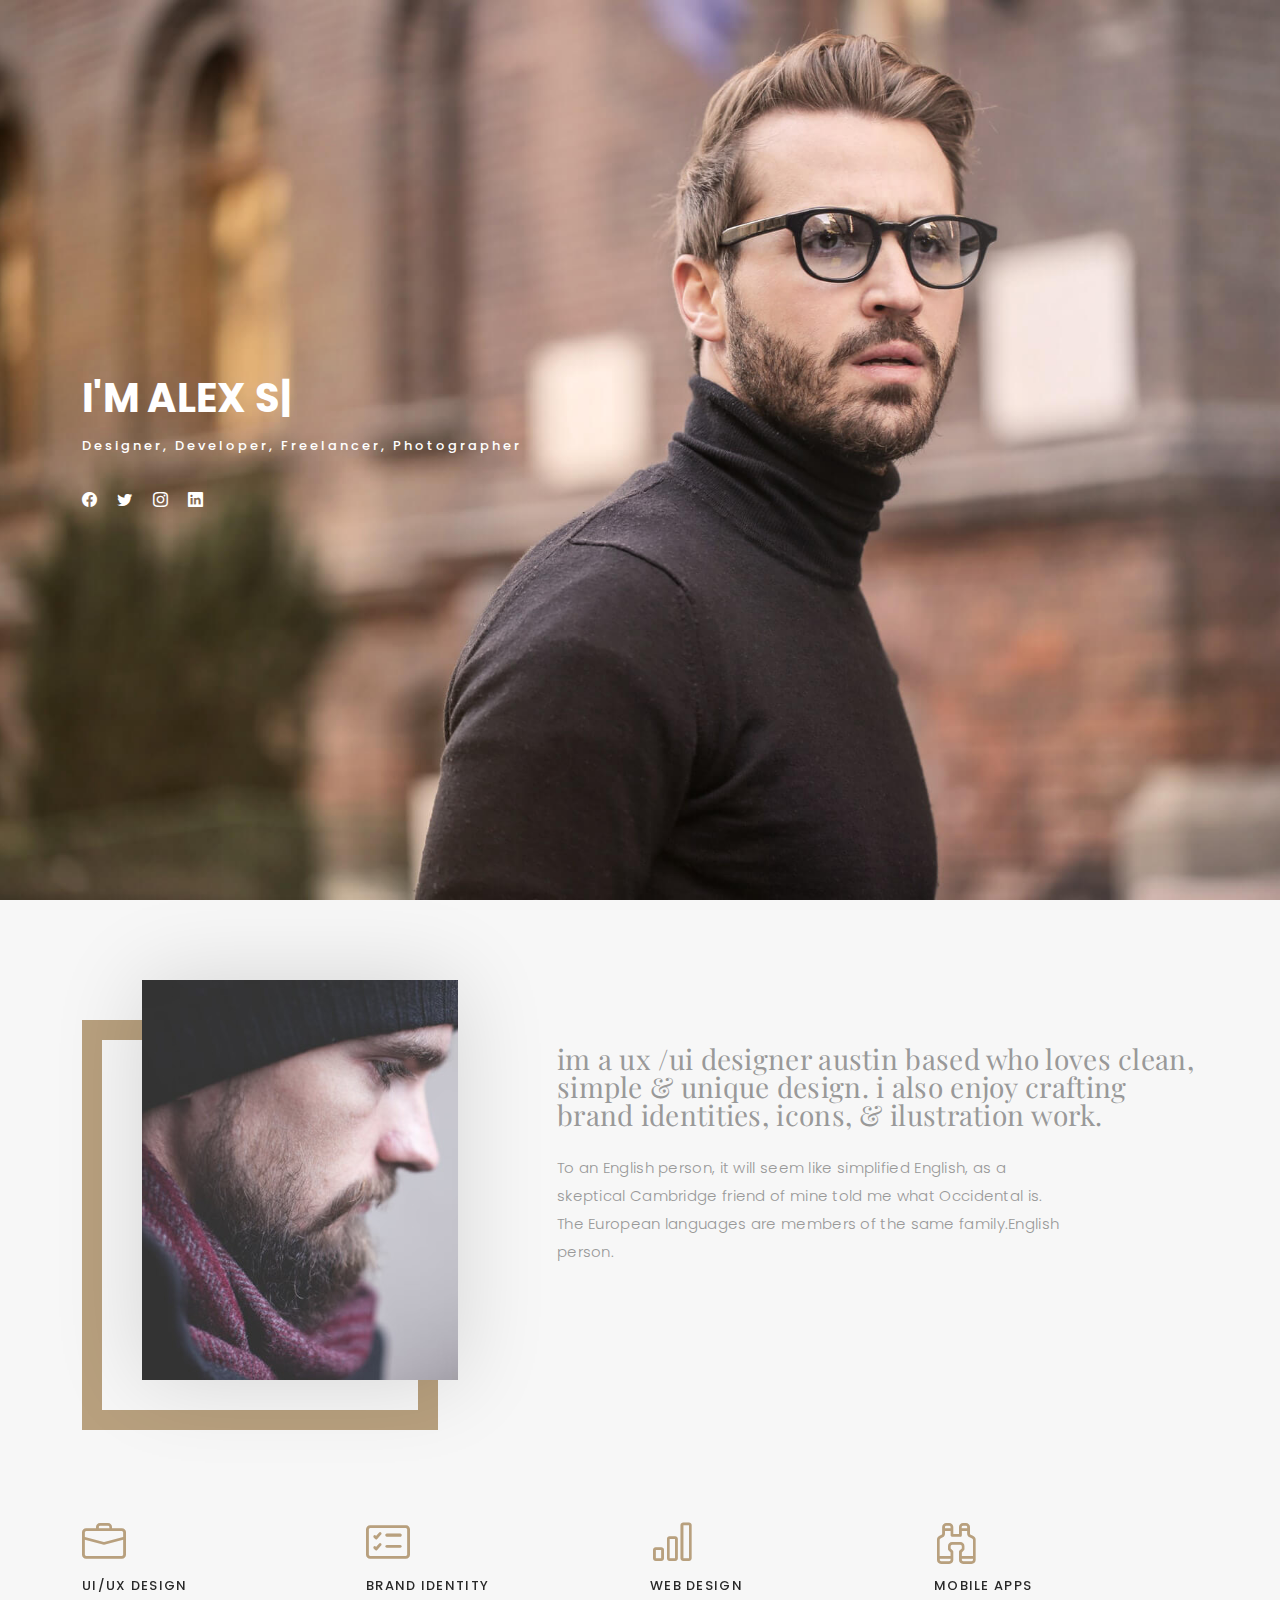
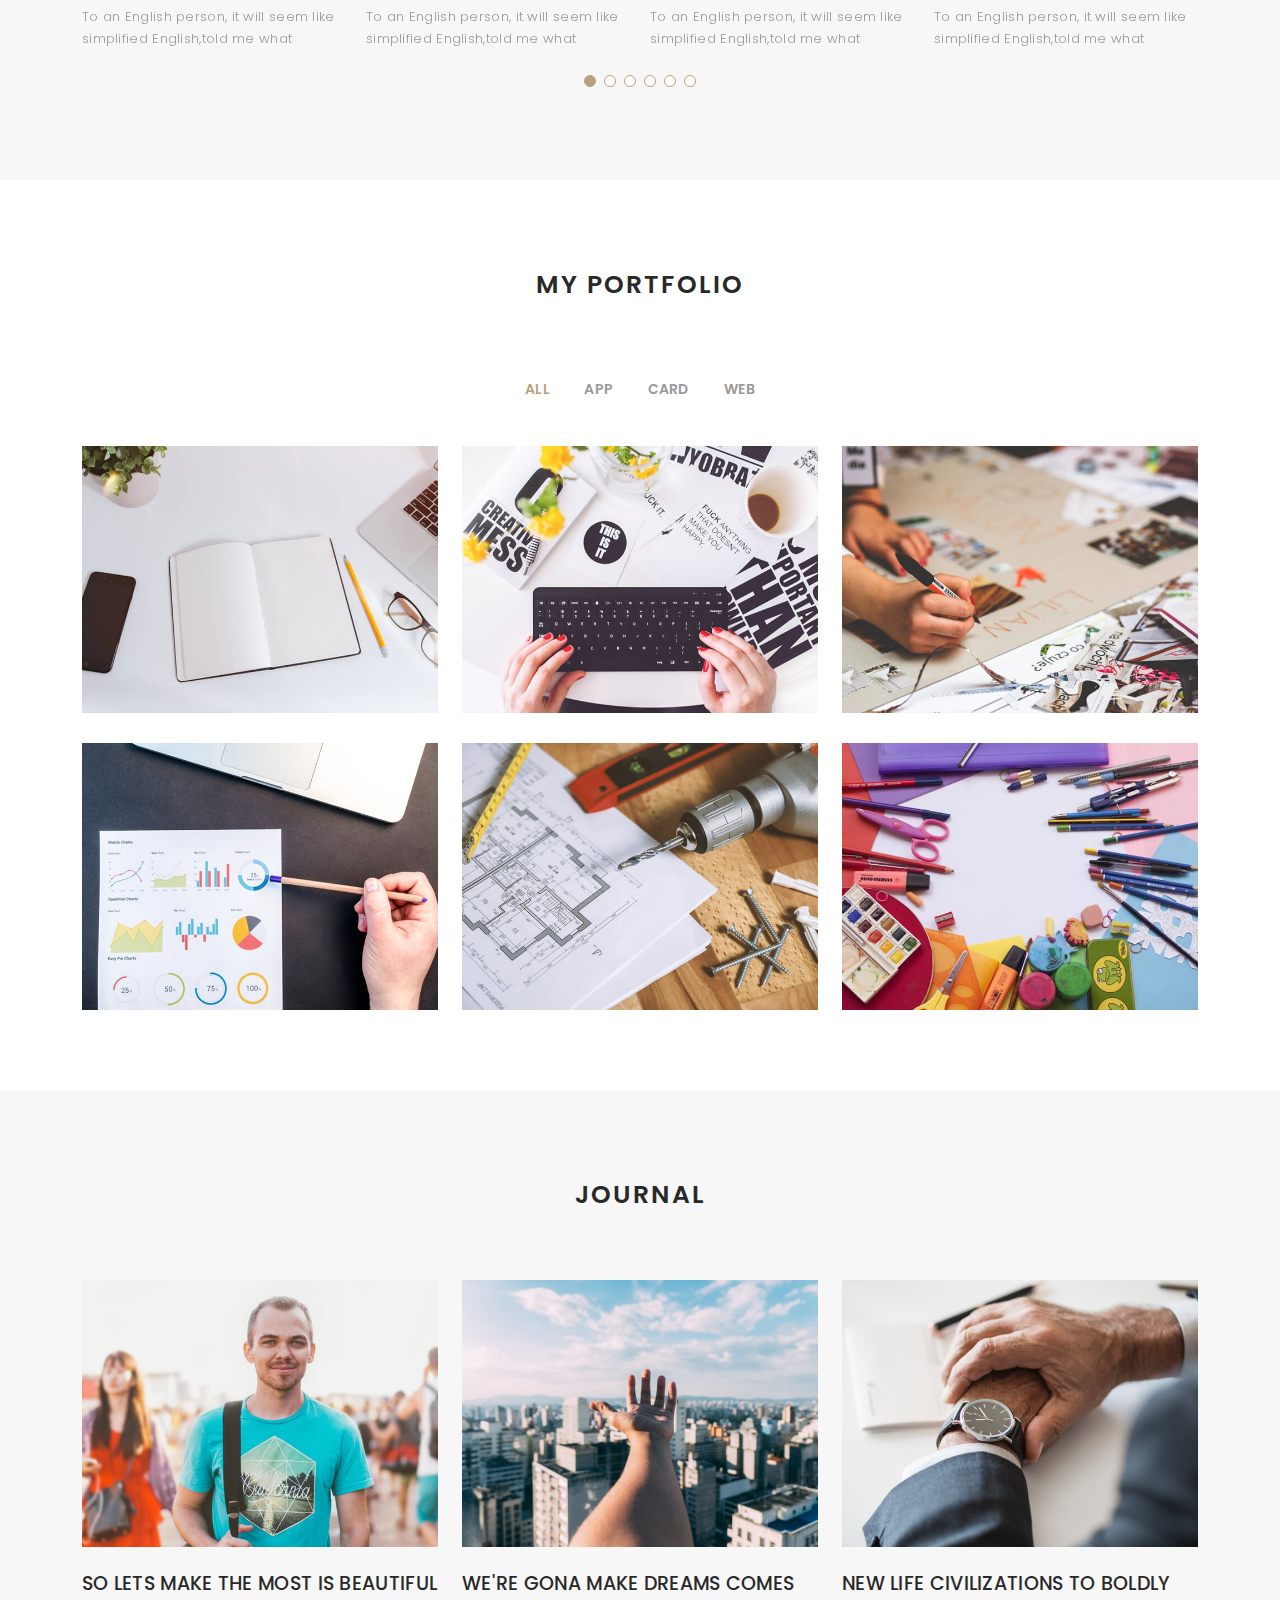
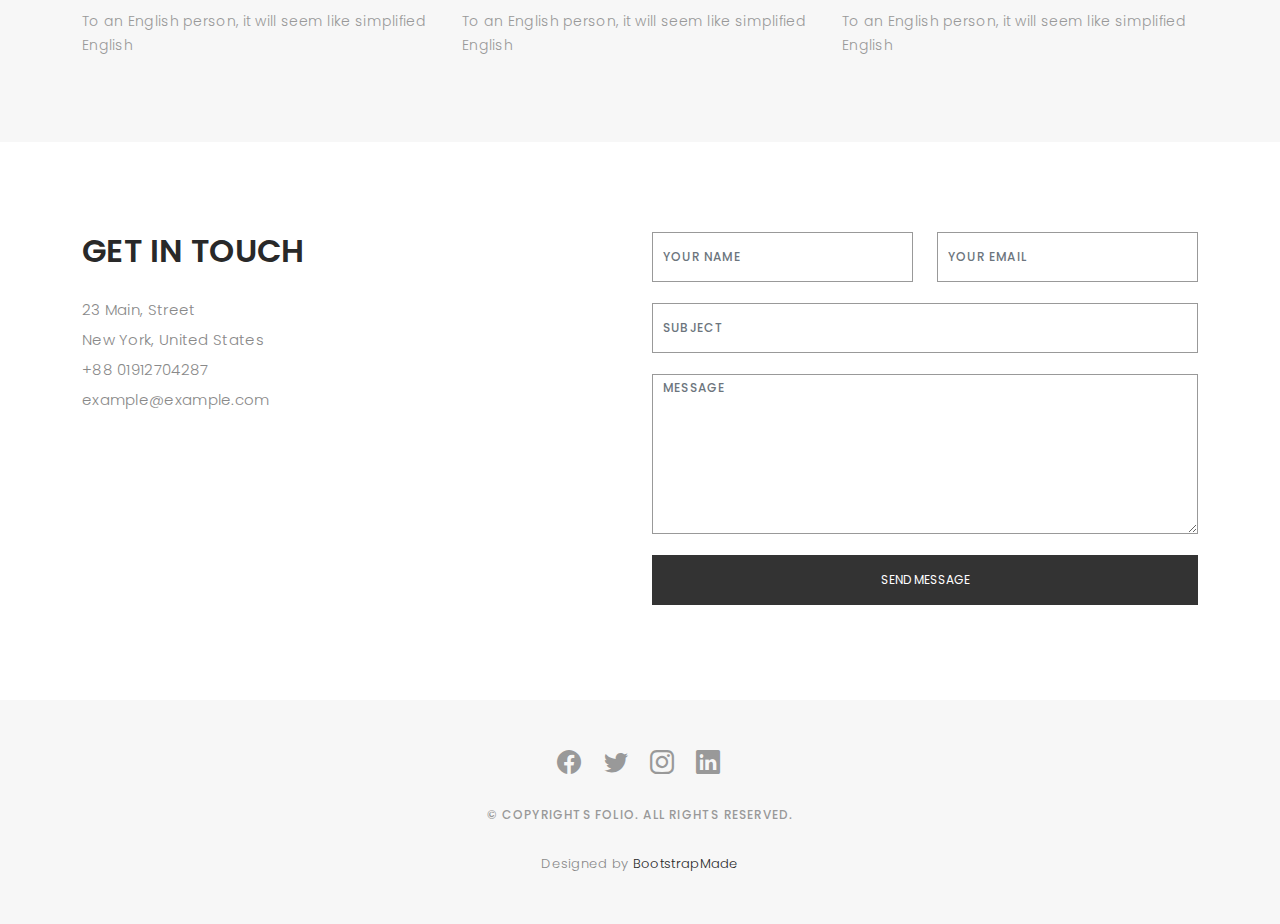
<file: index.html>
<!DOCTYPE html>
<html lang="en">

<head>
  <meta charset="utf-8">
  <meta content="width=device-width, initial-scale=1.0" name="viewport">

  <title>Folio Bootstrap Template - Index</title>
  <meta content="" name="description">
  <meta content="" name="keywords">

  <!-- Favicons -->
  <link href="assets/img/favicon.png" rel="icon">
  <link href="assets/img/apple-touch-icon.png" rel="apple-touch-icon">

  <!-- Google Fonts -->
  <link href="https://fonts.googleapis.com/css?family=Poppins:300,300i,400,400i,500,500i,600,600i,700,700i|Playfair+Display:400,400i,500,500i,600,600i,700,700i,900,900i" rel="stylesheet">

  <!-- Vendor CSS Files -->
  <link href="assets/vendor/bootstrap/css/bootstrap.min.css" rel="stylesheet">
  <link href="assets/vendor/bootstrap-icons/bootstrap-icons.css" rel="stylesheet">
  <link href="assets/vendor/boxicons/css/boxicons.min.css" rel="stylesheet">
  <link href="assets/vendor/glightbox/css/glightbox.min.css" rel="stylesheet">
  <link href="assets/vendor/swiper/swiper-bundle.min.css" rel="stylesheet">

  <!-- Template Main CSS File -->
  <link href="assets/css/style.css" rel="stylesheet">

  <!-- =======================================================
  * Template Name: Folio
  * Updated: Mar 09 2023 with Bootstrap v5.2.3
  * Template URL: https://bootstrapmade.com/folio-bootstrap-portfolio-template/
  * Author: BootstrapMade.com
  * License: https://bootstrapmade.com/license/
  ======================================================== -->
</head>

<body>

  <!-- ======= Header ======= -->
  <header id="header" class="fixed-top ">
    <div class="container d-flex align-items-center justify-content-between">

      <a href="index.html" class="logo"><img src="assets/img/logo.png" alt="" class="img-fluid"></a>
      <!-- Uncomment below if you prefer to use an text logo -->
      <!-- <h1 class="logo"><a href="index.html">Folio</a></h1> -->

      <nav id="navbar" class="navbar">
        <ul>
          <li><a class="nav-link scrollto active" href="#hero">Home</a></li>
          <li><a class="nav-link scrollto" href="#about">About</a></li>
          <li><a class="nav-link  scrollto" href="#portfolio">Portfolio</a></li>
          <li><a class="nav-link  scrollto" href="#journal">Blog</a></li>
          <li class="dropdown"><a href="#"><span>Drop Down</span> <i class="bi bi-chevron-down"></i></a>
            <ul>
              <li><a href="#">Drop Down 1</a></li>
              <li class="dropdown"><a href="#"><span>Deep Drop Down</span> <i class="bi bi-chevron-right"></i></a>
                <ul>
                  <li><a href="#">Deep Drop Down 1</a></li>
                  <li><a href="#">Deep Drop Down 2</a></li>
                  <li><a href="#">Deep Drop Down 3</a></li>
                  <li><a href="#">Deep Drop Down 4</a></li>
                  <li><a href="#">Deep Drop Down 5</a></li>
                </ul>
              </li>
              <li><a href="#">Drop Down 2</a></li>
              <li><a href="#">Drop Down 3</a></li>
              <li><a href="#">Drop Down 4</a></li>
            </ul>
          </li>
          <li><a class="nav-link scrollto" href="#contact">Contact</a></li>
        </ul>
        <i class="bi bi-list mobile-nav-toggle"></i>
      </nav><!-- .navbar -->

    </div>
  </header><!-- End Header -->

  <!-- ======= Hero Section ======= -->
  <div id="hero" class="home">

    <div class="container">
      <div class="hero-content">
        <h1>I'm <span class="typed" data-typed-items="Alex Smith, Designer, Developer, Freelancer, Photographer"></span></h1>
        <p>Designer, Developer, Freelancer, Photographer</p>

        <ul class="list-unstyled list-social">
          <li><a href="#"><i class="bi bi-facebook"></i></a></li>
          <li><a href="#"><i class="bi bi-twitter"></i></a></li>
          <li><a href="#"><i class="bi bi-instagram"></i></a></li>
          <li><a href="#"><i class="bi bi-linkedin"></i></a></li>
        </ul>
      </div>
    </div>
  </div><!-- End Hero -->

  <main id="main">

    <!-- ======= About Section ======= -->
    <div id="about" class="paddsection">
      <div class="container">
        <div class="row justify-content-between">

          <div class="col-lg-4 ">
            <div class="div-img-bg">
              <div class="about-img">
                <img src="assets/img/me.jpg" class="img-responsive" alt="me">
              </div>
            </div>
          </div>

          <div class="col-lg-7">
            <div class="about-descr">

              <p class="p-heading">im a ux /ui designer austin based who loves clean, simple & unique design. i also enjoy crafting brand identities, icons, & ilustration work. </p>
              <p class="separator">To an English person, it will seem like simplified English, as a skeptical Cambridge friend of mine told me what Occidental is. The European languages are members of the same family.English person.</p>

            </div>

          </div>
        </div>
      </div>
    </div><!-- End About Section -->

    <!-- ======= Services Section ======= -->
    <div id="services">
      <div class="container">

        <div class="services-slider swiper" data-aos="fade-up" data-aos-delay="100">
          <div class="swiper-wrapper">

            <div class="swiper-slide">
              <div class="services-block">
                <i class="bi bi-briefcase"></i>
                <span>UI/UX DESIGN</span>
                <p class="separator">To an English person, it will seem like simplified English,told me what </p>
              </div>
            </div><!-- End testimonial item -->

            <div class="swiper-slide">
              <div class="services-block">
                <i class="bi bi-card-checklist"></i>
                <span>BRAND IDENTITY</span>
                <p class="separator">To an English person, it will seem like simplified English,told me what </p>
              </div>
            </div><!-- End testimonial item -->

            <div class="swiper-slide">
              <div class="services-block">
                <i class="bi bi-bar-chart"></i>
                <span>WEB DESIGN</span>
                <p class="separator">To an English person, it will seem like simplified English,told me what </p>
              </div>
            </div><!-- End testimonial item -->

            <div class="swiper-slide">
              <div class="services-block">
                <i class="bi bi-binoculars"></i>
                <span>MOBILE APPS</span>
                <p class="separator">To an English person, it will seem like simplified English,told me what </p>
              </div>
            </div><!-- End testimonial item -->

            <div class="swiper-slide">
              <div class="services-block">
                <i class="bi bi-brightness-high"></i>
                <span>Analytics</span>
                <p class="separator">To an English person, it will seem like simplified English,told me what </p>
              </div>
            </div><!-- End testimonial item -->

            <div class="swiper-slide">
              <div class="services-block">
                <i class="bi bi-calendar4-week"></i>
                <span>PHOTOGRAPHY</span>
                <p class="separator">To an English person, it will seem like simplified English,told me what </p>
              </div>
            </div><!-- End testimonial item -->

          </div>
          <div class="swiper-pagination"></div>
        </div>

      </div>

    </div><!-- End Services Section -->

    <!-- ======= Portfolio Section ======= -->
    <div id="portfolio" class="paddsection">

      <div class="container">
        <div class="section-title text-center">
          <h2>My Portfolio</h2>
        </div>
      </div>

      <div class="container">

        <div class="row">
          <div class="col-lg-12 d-flex justify-content-center">
            <ul id="portfolio-flters">
              <li data-filter="*" class="filter-active">All</li>
              <li data-filter=".filter-app">App</li>
              <li data-filter=".filter-card">Card</li>
              <li data-filter=".filter-web">Web</li>
            </ul>
          </div>
        </div>

        <div class="row portfolio-container">

          <div class="col-lg-4 col-md-6 portfolio-item filter-app">
            <img src="assets/img/portfolio/portfolio-1.jpg" class="img-fluid" alt="">
            <div class="portfolio-info">
              <h4>App 1</h4>
              <p>App</p>
              <a href="assets/img/portfolio/portfolio-1.jpg" data-gallery="portfolioGallery" class="portfolio-lightbox preview-link" title="App 1"><i class="bx bx-plus"></i></a>
              <a href="portfolio-details.html" class="details-link" title="More Details"><i class="bx bx-link"></i></a>
            </div>
          </div>

          <div class="col-lg-4 col-md-6 portfolio-item filter-web">
            <img src="assets/img/portfolio/portfolio-2.jpg" class="img-fluid" alt="">
            <div class="portfolio-info">
              <h4>Web 3</h4>
              <p>Web</p>
              <a href="assets/img/portfolio/portfolio-2.jpg" data-gallery="portfolioGallery" class="portfolio-lightbox preview-link" title="Web 3"><i class="bx bx-plus"></i></a>
              <a href="portfolio-details.html" class="details-link" title="More Details"><i class="bx bx-link"></i></a>
            </div>
          </div>

          <div class="col-lg-4 col-md-6 portfolio-item filter-app">
            <img src="assets/img/portfolio/portfolio-3.jpg" class="img-fluid" alt="">
            <div class="portfolio-info">
              <h4>App 2</h4>
              <p>App</p>
              <a href="assets/img/portfolio/portfolio-3.jpg" data-gallery="portfolioGallery" class="portfolio-lightbox preview-link" title="App 2"><i class="bx bx-plus"></i></a>
              <a href="portfolio-details.html" class="details-link" title="More Details"><i class="bx bx-link"></i></a>
            </div>
          </div>

          <div class="col-lg-4 col-md-6 portfolio-item filter-card">
            <img src="assets/img/portfolio/portfolio-4.jpg" class="img-fluid" alt="">
            <div class="portfolio-info">
              <h4>Card 2</h4>
              <p>Card</p>
              <a href="assets/img/portfolio/portfolio-4.jpg" data-gallery="portfolioGallery" class="portfolio-lightbox preview-link" title="Card 2"><i class="bx bx-plus"></i></a>
              <a href="portfolio-details.html" class="details-link" title="More Details"><i class="bx bx-link"></i></a>
            </div>
          </div>

          <div class="col-lg-4 col-md-6 portfolio-item filter-web">
            <img src="assets/img/portfolio/portfolio-5.jpg" class="img-fluid" alt="">
            <div class="portfolio-info">
              <h4>Web 2</h4>
              <p>Web</p>
              <a href="assets/img/portfolio/portfolio-5.jpg" data-gallery="portfolioGallery" class="portfolio-lightbox preview-link" title="Web 2"><i class="bx bx-plus"></i></a>
              <a href="portfolio-details.html" class="details-link" title="More Details"><i class="bx bx-link"></i></a>
            </div>
          </div>

          <div class="col-lg-4 col-md-6 portfolio-item filter-app">
            <img src="assets/img/portfolio/portfolio-6.jpg" class="img-fluid" alt="">
            <div class="portfolio-info">
              <h4>App 3</h4>
              <p>App</p>
              <a href="assets/img/portfolio/portfolio-6.jpg" data-gallery="portfolioGallery" class="portfolio-lightbox preview-link" title="App 3"><i class="bx bx-plus"></i></a>
              <a href="portfolio-details.html" class="details-link" title="More Details"><i class="bx bx-link"></i></a>
            </div>
          </div>

        </div>

      </div>

    </div><!-- End Portfolio Section -->

    <!-- ======= Journal Section ======= -->
    <div id="journal" class="text-left paddsection">

      <div class="container">
        <div class="section-title text-center">
          <h2>journal</h2>
        </div>
      </div>

      <div class="container">
        <div class="journal-block">
          <div class="row">

            <div class="col-lg-4 col-md-6">
              <div class="journal-info">

                <a href="blog-single.html"><img src="assets/img/blog-post-1.jpg" class="img-responsive" alt="img"></a>

                <div class="journal-txt">

                  <h4><a href="blog-single.html">SO LETS MAKE THE MOST IS BEAUTIFUL</a></h4>
                  <p class="separator">To an English person, it will seem like simplified English
                  </p>

                </div>

              </div>
            </div>

            <div class="col-lg-4 col-md-6">
              <div class="journal-info">

                <a href="blog-single.html"><img src="assets/img/blog-post-2.jpg" class="img-responsive" alt="img"></a>

                <div class="journal-txt">

                  <h4><a href="blog-single.html">WE'RE GONA MAKE DREAMS COMES</a></h4>
                  <p class="separator">To an English person, it will seem like simplified English
                  </p>

                </div>

              </div>
            </div>

            <div class="col-lg-4 col-md-6">
              <div class="journal-info">

                <a href="blog-single.html"><img src="assets/img/blog-post-3.jpg" class="img-responsive" alt="img"></a>

                <div class="journal-txt">

                  <h4><a href="blog-single.html">NEW LIFE CIVILIZATIONS TO BOLDLY</a></h4>
                  <p class="separator">To an English person, it will seem like simplified English
                  </p>

                </div>

              </div>
            </div>

          </div>
        </div>
      </div>

    </div><!-- End Journal Section -->

    <!-- ======= Contact Section ======= -->
    <div id="contact" class="paddsection">
      <div class="container">
        <div class="contact-block1">
          <div class="row">

            <div class="col-lg-6">
              <div class="contact-contact">

                <h2 class="mb-30">GET IN TOUCH</h2>

                <ul class="contact-details">
                  <li><span>23 Main, Street</span></li>
                  <li><span>New York, United States</span></li>
                  <li><span>+88 01912704287</span></li>
                  <li><span>example@example.com</span></li>
                </ul>

              </div>
            </div>

            <div class="col-lg-6">
              <form action="forms/contact.php" method="post" role="form" class="php-email-form">
                <div class="row gy-3">

                  <div class="col-lg-6">
                    <div class="form-group contact-block1">
                      <input type="text" name="name" class="form-control" id="name" placeholder="Your Name" required>
                    </div>
                  </div>

                  <div class="col-lg-6">
                    <div class="form-group">
                      <input type="email" class="form-control" name="email" id="email" placeholder="Your Email" required>
                    </div>
                  </div>

                  <div class="col-lg-12">
                    <div class="form-group">
                      <input type="text" class="form-control" name="subject" id="subject" placeholder="Subject" required>
                    </div>
                  </div>

                  <div class="col-lg-12">
                    <div class="form-group">
                      <textarea class="form-control" name="message" placeholder="Message" required></textarea>
                    </div>
                  </div>

                  <div class="col-lg-12">
                    <div class="loading">Loading</div>
                    <div class="error-message"></div>
                    <div class="sent-message">Your message has been sent. Thank you!</div>
                  </div>

                  <div class="mt-0">
                    <input type="submit" class="btn btn-defeault btn-send" value="Send message">
                  </div>

                </div>
              </form>
            </div>
          </div>
        </div>
      </div>
    </div><!-- End Contact Section -->

  </main><!-- End #main -->

  <!-- ======= Footer ======= -->
  <div id="footer" class="text-center">
    <div class="container">
      <div class="socials-media text-center">

        <ul class="list-unstyled">
          <li><a href="#"><i class="bi bi-facebook"></i></a></li>
          <li><a href="#"><i class="bi bi-twitter"></i></a></li>
          <li><a href="#"><i class="bi bi-instagram"></i></a></li>
          <li><a href="#"><i class="bi bi-linkedin"></i></a></li>
        </ul>

      </div>

      <p>&copy; Copyrights Folio. All rights reserved.</p>

      <div class="credits">
        <!--
        All the links in the footer should remain intact.
        You can delete the links only if you purchased the pro version.
        Licensing information: https://bootstrapmade.com/license/
        Purchase the pro version with working PHP/AJAX contact form: https://bootstrapmade.com/buy/?theme=Folio
      -->
        Designed by <a href="https://bootstrapmade.com/">BootstrapMade</a>
      </div>

    </div>
  </div><!-- End Footer -->

  <a href="#" class="back-to-top d-flex align-items-center justify-content-center"><i class="bi bi-arrow-up-short"></i></a>

  <!-- Vendor JS Files -->
  <script src="assets/vendor/bootstrap/js/bootstrap.bundle.min.js"></script>
  <script src="assets/vendor/glightbox/js/glightbox.min.js"></script>
  <script src="assets/vendor/isotope-layout/isotope.pkgd.min.js"></script>
  <script src="assets/vendor/swiper/swiper-bundle.min.js"></script>
  <script src="assets/vendor/typed.js/typed.min.js"></script>
  <script src="assets/vendor/php-email-form/validate.js"></script>

  <!-- Template Main JS File -->
  <script src="assets/js/main.js"></script>

</body>

</html>
</file>
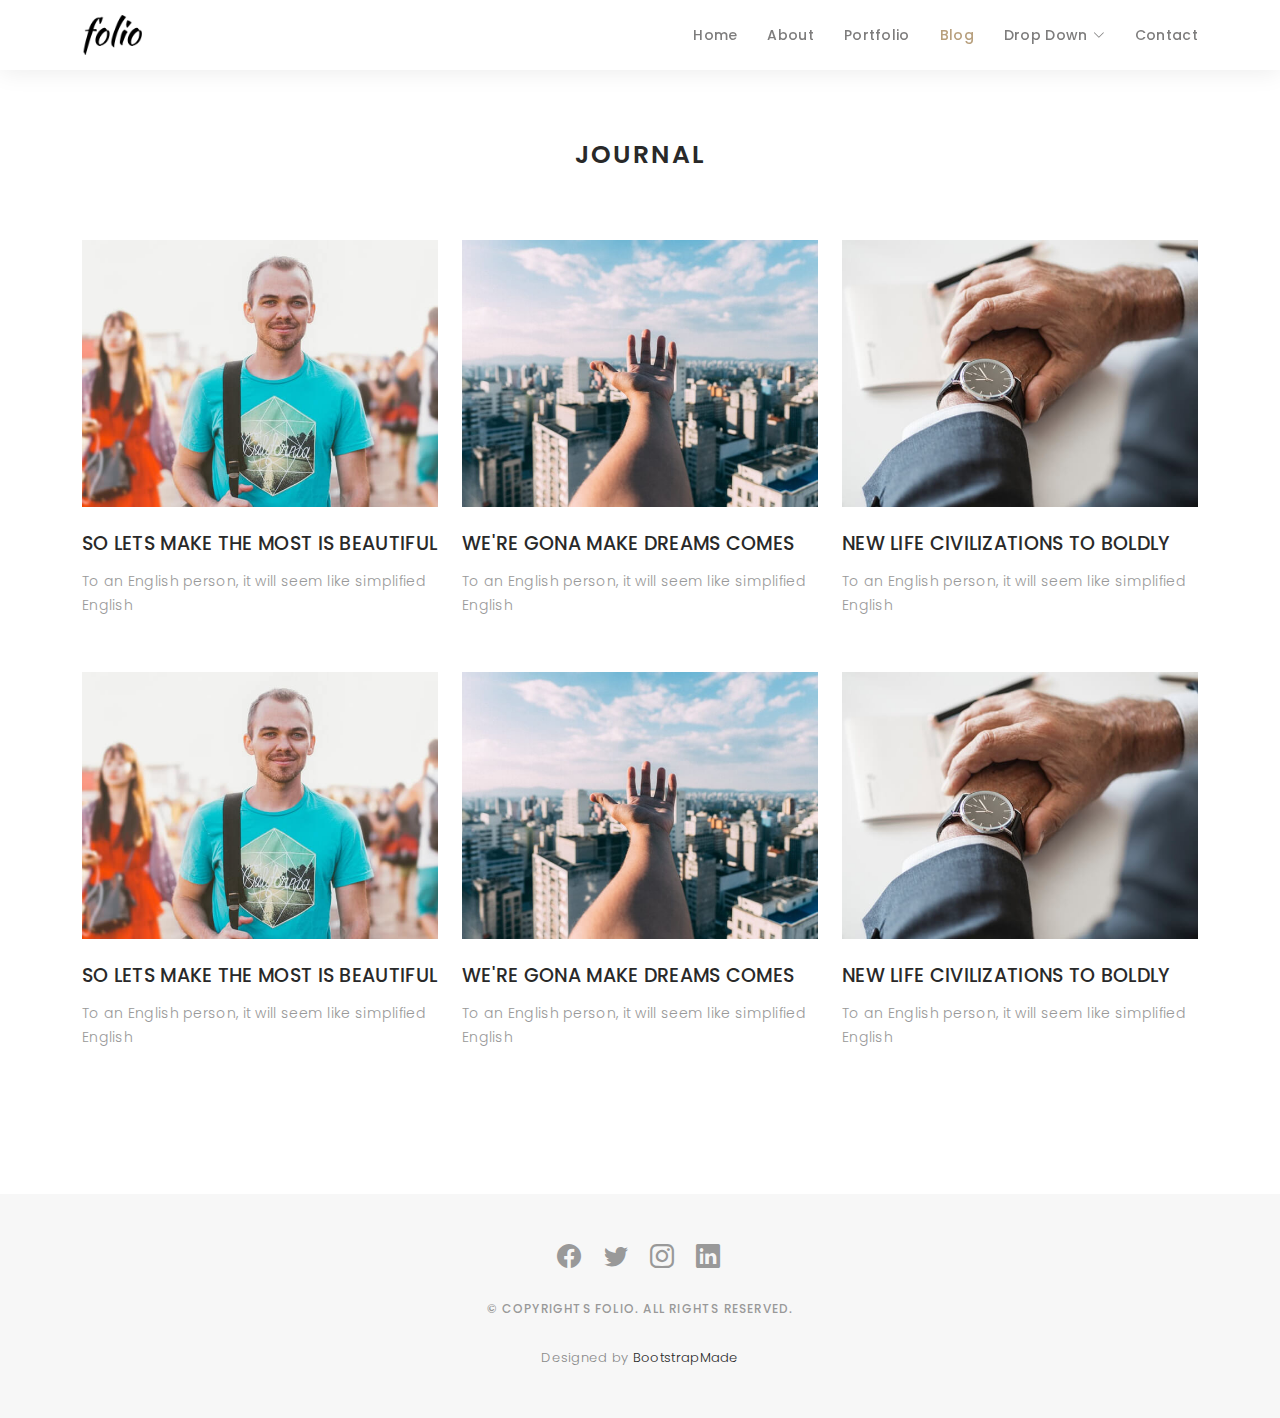
<file: blog-grid.html>
<!DOCTYPE html>
<html lang="en">

<head>
  <meta charset="utf-8">
  <meta content="width=device-width, initial-scale=1.0" name="viewport">

  <title>Folio Bootstrap Template - Blog Grid</title>
  <meta content="" name="description">
  <meta content="" name="keywords">

  <!-- Favicons -->
  <link href="assets/img/favicon.png" rel="icon">
  <link href="assets/img/apple-touch-icon.png" rel="apple-touch-icon">

  <!-- Google Fonts -->
  <link href="https://fonts.googleapis.com/css?family=Poppins:300,300i,400,400i,500,500i,600,600i,700,700i|Playfair+Display:400,400i,500,500i,600,600i,700,700i,900,900i" rel="stylesheet">

  <!-- Vendor CSS Files -->
  <link href="assets/vendor/bootstrap/css/bootstrap.min.css" rel="stylesheet">
  <link href="assets/vendor/bootstrap-icons/bootstrap-icons.css" rel="stylesheet">
  <link href="assets/vendor/boxicons/css/boxicons.min.css" rel="stylesheet">
  <link href="assets/vendor/glightbox/css/glightbox.min.css" rel="stylesheet">
  <link href="assets/vendor/swiper/swiper-bundle.min.css" rel="stylesheet">

  <!-- Template Main CSS File -->
  <link href="assets/css/style.css" rel="stylesheet">

  <!-- =======================================================
  * Template Name: Folio
  * Updated: Mar 09 2023 with Bootstrap v5.2.3
  * Template URL: https://bootstrapmade.com/folio-bootstrap-portfolio-template/
  * Author: BootstrapMade.com
  * License: https://bootstrapmade.com/license/
  ======================================================== -->
</head>

<body>

  <!-- ======= Header ======= -->
  <header id="header" class="fixed-top header-inner-pages">
    <div class="container d-flex align-items-center justify-content-between">

      <a href="index.html" class="logo"><img src="assets/img/logo.png" alt="" class="img-fluid"></a>
      <!-- Uncomment below if you prefer to use an text logo -->
      <!-- <h1 class="logo"><a href="index.html">Folio</a></h1> -->

      <nav id="navbar" class="navbar">
        <ul>
          <li><a class="nav-link scrollto " href="#hero">Home</a></li>
          <li><a class="nav-link scrollto" href="#about">About</a></li>
          <li><a class="nav-link  scrollto" href="#portfolio">Portfolio</a></li>
          <li><a class="nav-link active  scrollto" href="#journal">Blog</a></li>
          <li class="dropdown"><a href="#"><span>Drop Down</span> <i class="bi bi-chevron-down"></i></a>
            <ul>
              <li><a href="#">Drop Down 1</a></li>
              <li class="dropdown"><a href="#"><span>Deep Drop Down</span> <i class="bi bi-chevron-right"></i></a>
                <ul>
                  <li><a href="#">Deep Drop Down 1</a></li>
                  <li><a href="#">Deep Drop Down 2</a></li>
                  <li><a href="#">Deep Drop Down 3</a></li>
                  <li><a href="#">Deep Drop Down 4</a></li>
                  <li><a href="#">Deep Drop Down 5</a></li>
                </ul>
              </li>
              <li><a href="#">Drop Down 2</a></li>
              <li><a href="#">Drop Down 3</a></li>
              <li><a href="#">Drop Down 4</a></li>
            </ul>
          </li>
          <li><a class="nav-link scrollto" href="#contact">Contact</a></li>
        </ul>
        <i class="bi bi-list mobile-nav-toggle"></i>
      </nav><!-- .navbar -->

    </div>
  </header><!-- End Header -->

  <main id="main">

    <!-- ======= Blog Grid ======= -->
    <div id="journal-blog" class="text-left  paddsections">

      <div class="container">
        <div class="section-title text-center">
          <h2>journal</h2>
        </div>
      </div>

      <div class="container">
        <div class="journal-block">
          <div class="row">

            <div class="col-lg-4 col-md-6">
              <div class="journal-info mb-30">

                <a href="blog-single.html"><img src="assets/img/blog-post-1.jpg" class="img-responsive" alt="img"></a>

                <div class="journal-txt">

                  <h4><a href="blog-single.html">SO LETS MAKE THE MOST IS BEAUTIFUL</a></h4>
                  <p class="separator">To an English person, it will seem like simplified English
                  </p>

                </div>

              </div>
            </div>

            <div class="col-lg-4 col-md-6">
              <div class="journal-info mb-30">

                <a href="blog-single.html"><img src="assets/img/blog-post-2.jpg" class="img-responsive" alt="img"></a>

                <div class="journal-txt">

                  <h4><a href="blog-single.html">WE'RE GONA MAKE DREAMS COMES</a></h4>
                  <p class="separator">To an English person, it will seem like simplified English
                  </p>

                </div>

              </div>
            </div>

            <div class="col-lg-4 col-md-6">
              <div class="journal-info mb-30">

                <a href="blog-single.html"><img src="assets/img/blog-post-3.jpg" class="img-responsive" alt="img"></a>

                <div class="journal-txt">

                  <h4><a href="blog-single.html">NEW LIFE CIVILIZATIONS TO BOLDLY</a></h4>
                  <p class="separator">To an English person, it will seem like simplified English
                  </p>

                </div>

              </div>
            </div>

            <div class="col-lg-4 col-md-6">
              <div class="journal-info mb-30">

                <a href="blog-single.html"><img src="assets/img/blog-post-1.jpg" class="img-responsive" alt="img"></a>

                <div class="journal-txt">

                  <h4><a href="blog-single.html">SO LETS MAKE THE MOST IS BEAUTIFUL</a></h4>
                  <p class="separator">To an English person, it will seem like simplified English
                  </p>

                </div>

              </div>
            </div>

            <div class="col-lg-4 col-md-6">
              <div class="journal-info mb-30">

                <a href="blog-single.html"><img src="assets/img/blog-post-2.jpg" class="img-responsive" alt="img"></a>

                <div class="journal-txt">

                  <h4><a href="blog-single.html">WE'RE GONA MAKE DREAMS COMES</a></h4>
                  <p class="separator">To an English person, it will seem like simplified English
                  </p>

                </div>

              </div>
            </div>

            <div class="col-lg-4 col-md-6">
              <div class="journal-info mb-30">

                <a href="blog-single.html"><img src="assets/img/blog-post-3.jpg" class="img-responsive" alt="img"></a>

                <div class="journal-txt">

                  <h4><a href="blog-single.html">NEW LIFE CIVILIZATIONS TO BOLDLY</a></h4>
                  <p class="separator">To an English person, it will seem like simplified English
                  </p>

                </div>

              </div>
            </div>

          </div>
        </div>
      </div>
    </div><!-- End Blog Grid -->

  </main><!-- End #main -->

  <!-- ======= Footer ======= -->
  <div id="footer" class="text-center">
    <div class="container">
      <div class="socials-media text-center">

        <ul class="list-unstyled">
          <li><a href="#"><i class="bi bi-facebook"></i></a></li>
          <li><a href="#"><i class="bi bi-twitter"></i></a></li>
          <li><a href="#"><i class="bi bi-instagram"></i></a></li>
          <li><a href="#"><i class="bi bi-linkedin"></i></a></li>
        </ul>

      </div>

      <p>&copy; Copyrights Folio. All rights reserved.</p>

      <div class="credits">
        <!--
        All the links in the footer should remain intact.
        You can delete the links only if you purchased the pro version.
        Licensing information: https://bootstrapmade.com/license/
        Purchase the pro version with working PHP/AJAX contact form: https://bootstrapmade.com/buy/?theme=Folio
      -->
        Designed by <a href="https://bootstrapmade.com/">BootstrapMade</a>
      </div>

    </div>
  </div><!-- End Footer -->

  <a href="#" class="back-to-top d-flex align-items-center justify-content-center"><i class="bi bi-arrow-up-short"></i></a>

  <!-- Vendor JS Files -->
  <script src="assets/vendor/bootstrap/js/bootstrap.bundle.min.js"></script>
  <script src="assets/vendor/glightbox/js/glightbox.min.js"></script>
  <script src="assets/vendor/isotope-layout/isotope.pkgd.min.js"></script>
  <script src="assets/vendor/swiper/swiper-bundle.min.js"></script>
  <script src="assets/vendor/typed.js/typed.min.js"></script>
  <script src="assets/vendor/php-email-form/validate.js"></script>

  <!-- Template Main JS File -->
  <script src="assets/js/main.js"></script>

</body>

</html>
</file>
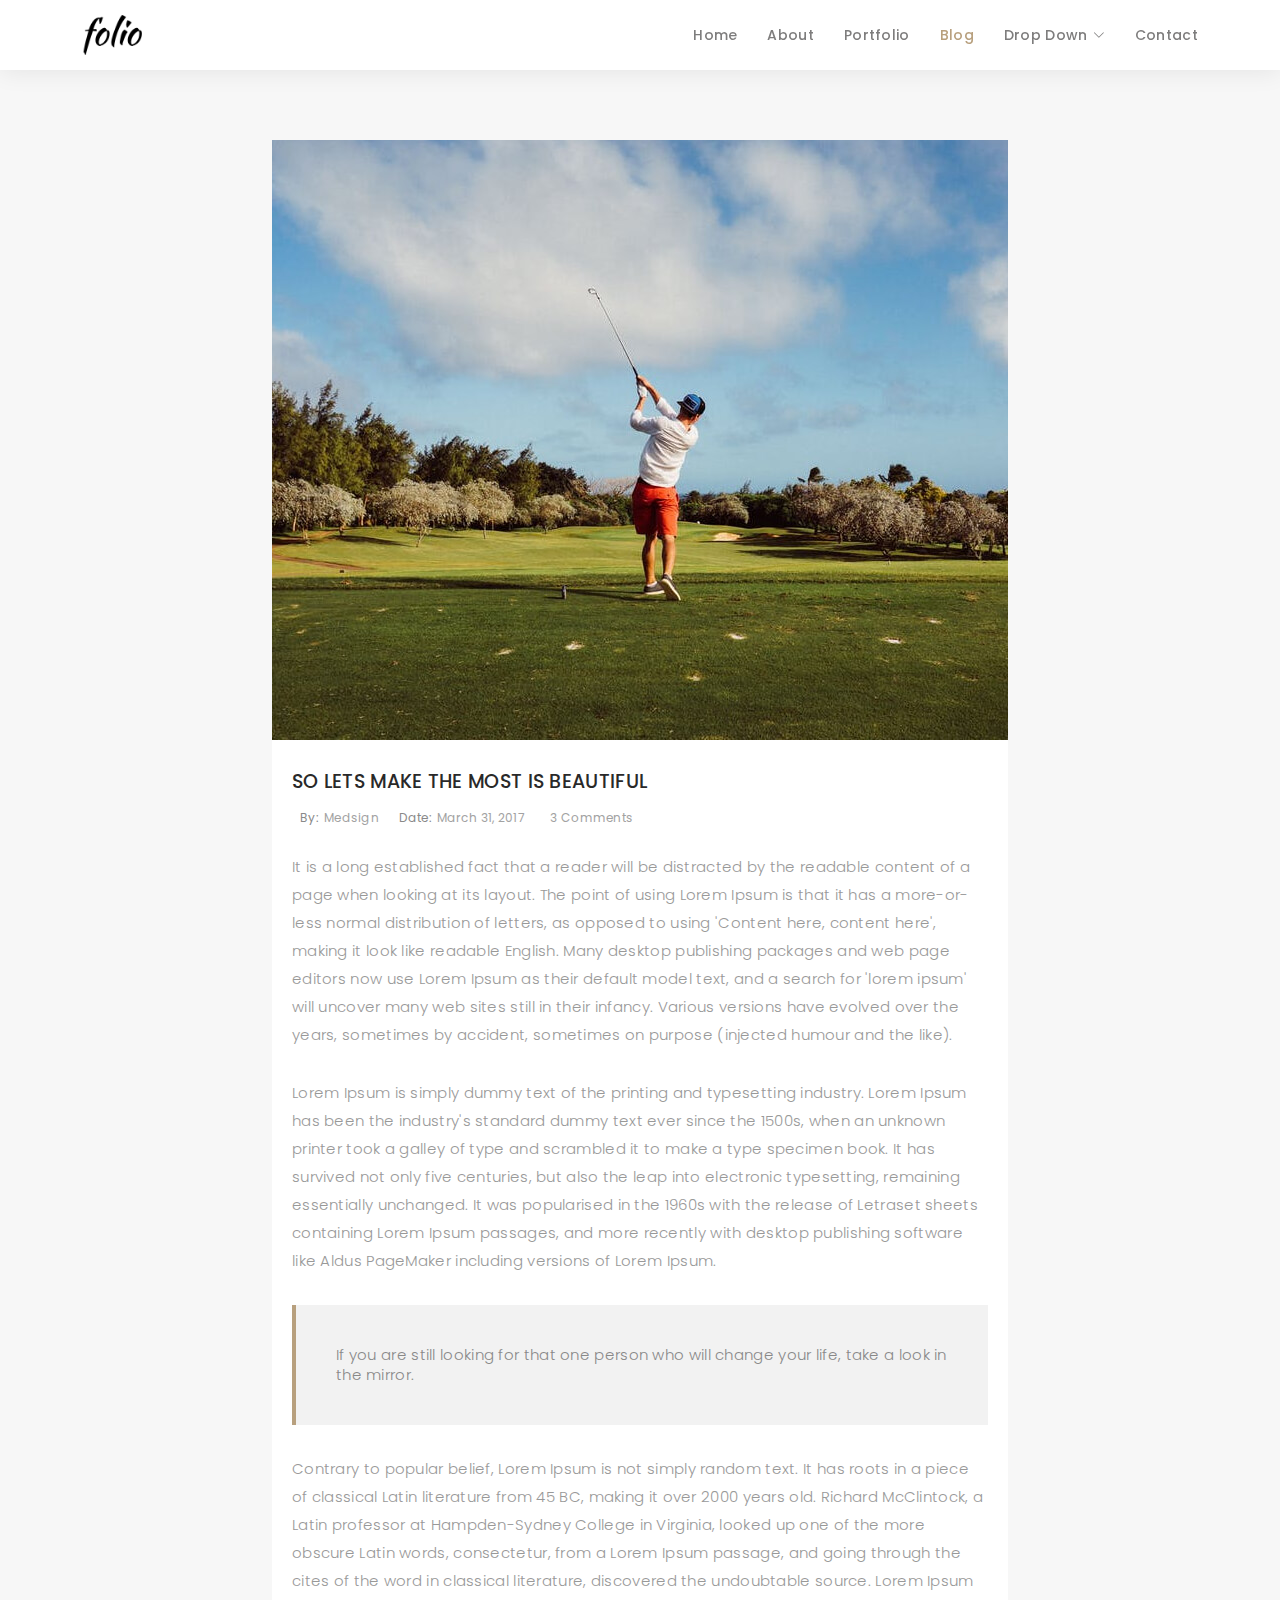
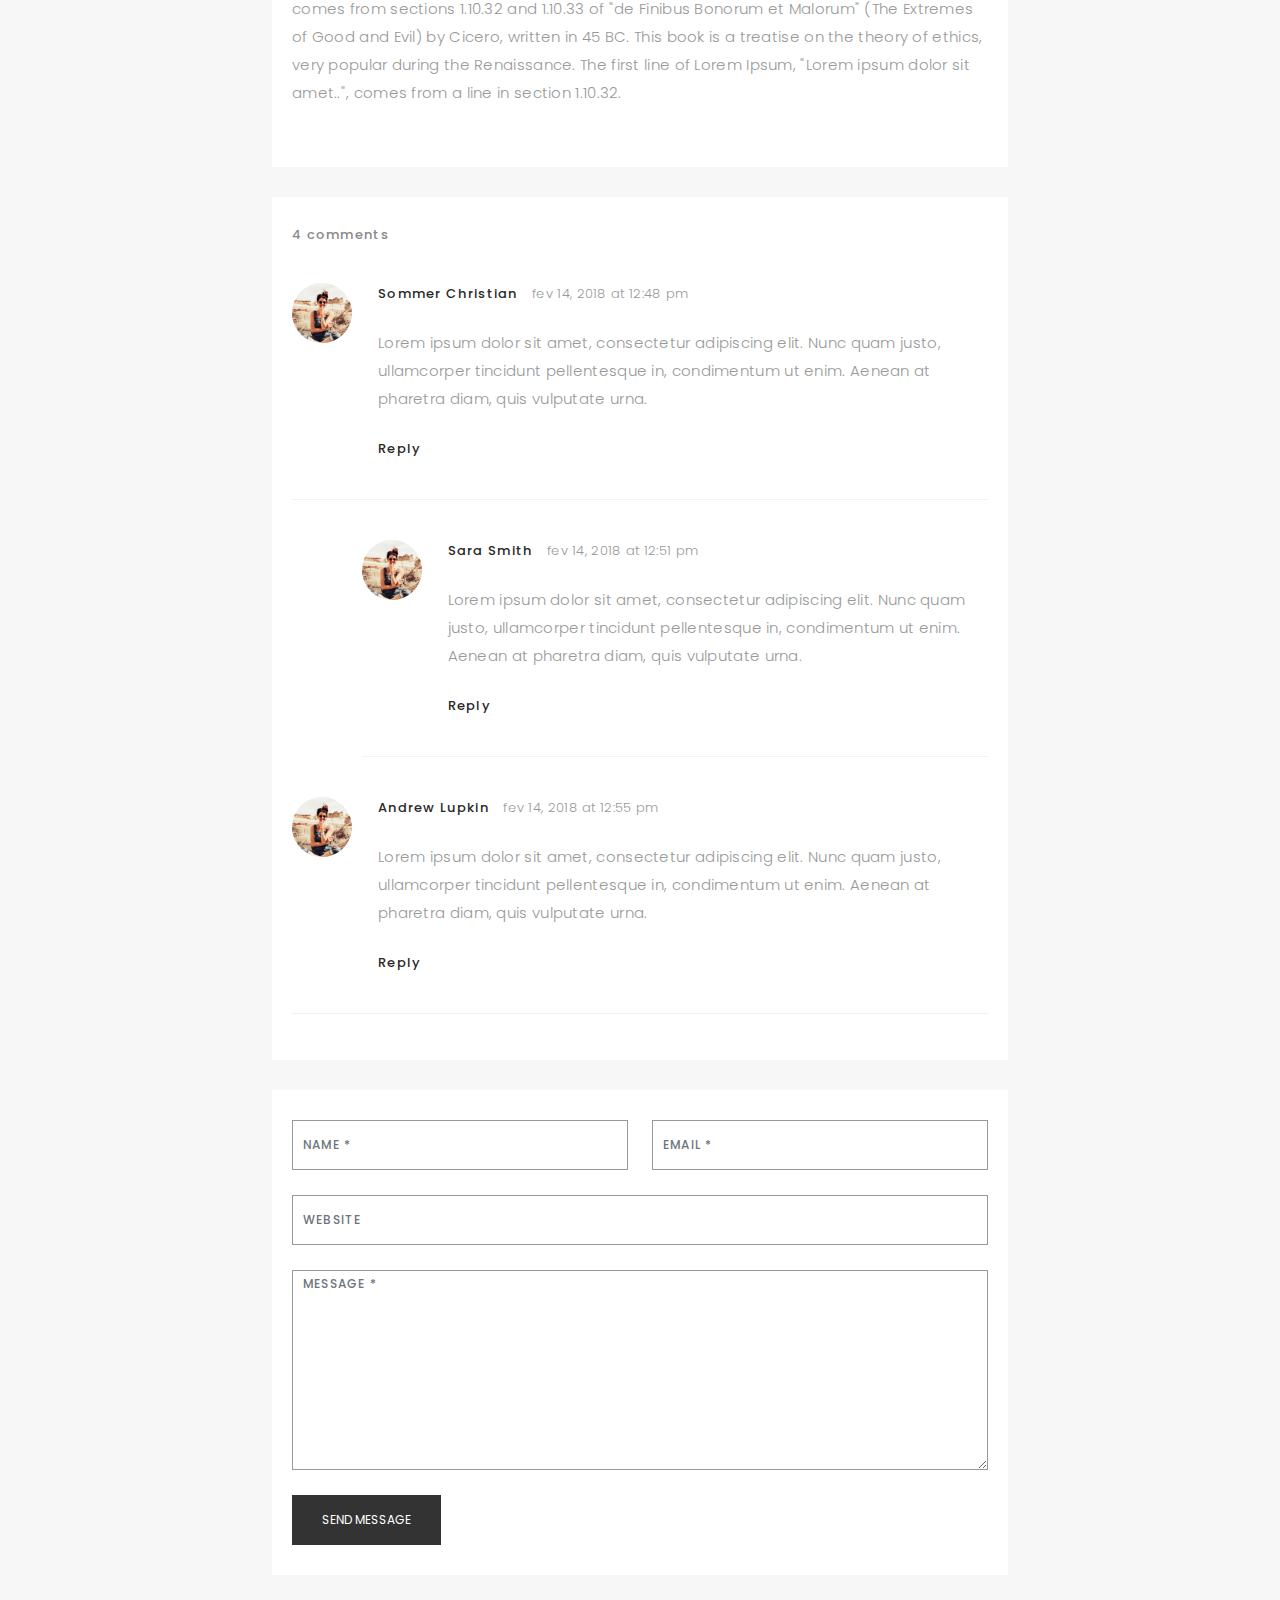
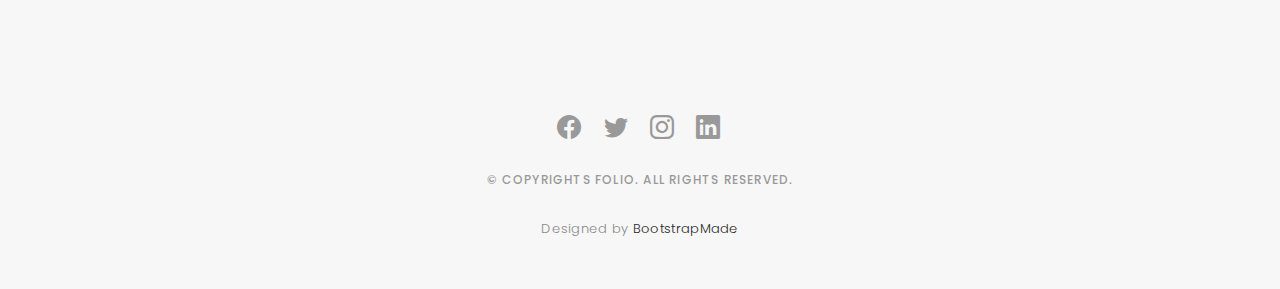
<file: blog-single.html>
<!DOCTYPE html>
<html lang="en">

<head>
  <meta charset="utf-8">
  <meta content="width=device-width, initial-scale=1.0" name="viewport">

  <title>Folio Bootstrap Template - Blog Single</title>
  <meta content="" name="description">
  <meta content="" name="keywords">

  <!-- Favicons -->
  <link href="assets/img/favicon.png" rel="icon">
  <link href="assets/img/apple-touch-icon.png" rel="apple-touch-icon">

  <!-- Google Fonts -->
  <link href="https://fonts.googleapis.com/css?family=Poppins:300,300i,400,400i,500,500i,600,600i,700,700i|Playfair+Display:400,400i,500,500i,600,600i,700,700i,900,900i" rel="stylesheet">

  <!-- Vendor CSS Files -->
  <link href="assets/vendor/bootstrap/css/bootstrap.min.css" rel="stylesheet">
  <link href="assets/vendor/bootstrap-icons/bootstrap-icons.css" rel="stylesheet">
  <link href="assets/vendor/boxicons/css/boxicons.min.css" rel="stylesheet">
  <link href="assets/vendor/glightbox/css/glightbox.min.css" rel="stylesheet">
  <link href="assets/vendor/swiper/swiper-bundle.min.css" rel="stylesheet">

  <!-- Template Main CSS File -->
  <link href="assets/css/style.css" rel="stylesheet">

  <!-- =======================================================
  * Template Name: Folio
  * Updated: Mar 09 2023 with Bootstrap v5.2.3
  * Template URL: https://bootstrapmade.com/folio-bootstrap-portfolio-template/
  * Author: BootstrapMade.com
  * License: https://bootstrapmade.com/license/
  ======================================================== -->
</head>

<body>

  <!-- ======= Header ======= -->
  <header id="header" class="fixed-top header-inner-pages">
    <div class="container d-flex align-items-center justify-content-between">

      <a href="index.html" class="logo"><img src="assets/img/logo.png" alt="" class="img-fluid"></a>
      <!-- Uncomment below if you prefer to use an text logo -->
      <!-- <h1 class="logo"><a href="index.html">Folio</a></h1> -->

      <nav id="navbar" class="navbar">
        <ul>
          <li><a class="nav-link scrollto " href="#hero">Home</a></li>
          <li><a class="nav-link scrollto" href="#about">About</a></li>
          <li><a class="nav-link  scrollto" href="#portfolio">Portfolio</a></li>
          <li><a class="nav-link active  scrollto" href="#journal">Blog</a></li>
          <li class="dropdown"><a href="#"><span>Drop Down</span> <i class="bi bi-chevron-down"></i></a>
            <ul>
              <li><a href="#">Drop Down 1</a></li>
              <li class="dropdown"><a href="#"><span>Deep Drop Down</span> <i class="bi bi-chevron-right"></i></a>
                <ul>
                  <li><a href="#">Deep Drop Down 1</a></li>
                  <li><a href="#">Deep Drop Down 2</a></li>
                  <li><a href="#">Deep Drop Down 3</a></li>
                  <li><a href="#">Deep Drop Down 4</a></li>
                  <li><a href="#">Deep Drop Down 5</a></li>
                </ul>
              </li>
              <li><a href="#">Drop Down 2</a></li>
              <li><a href="#">Drop Down 3</a></li>
              <li><a href="#">Drop Down 4</a></li>
            </ul>
          </li>
          <li><a class="nav-link scrollto" href="#contact">Contact</a></li>
        </ul>
        <i class="bi bi-list mobile-nav-toggle"></i>
      </nav><!-- .navbar -->

    </div>
  </header><!-- End Header -->

  <main id="main">

    <!-- ======= Blog Single ======= -->
    <div class="main-content paddsection">
      <div class="container">
        <div class="row justify-content-center">
          <div class="col-md-8 col-md-offset-2">
            <div class="row">
              <div class="container-main single-main">
                <div class="col-md-12">
                  <div class="block-main mb-30">
                    <img src="assets/img/blog-post-big.jpg" class="img-responsive" alt="reviews2">
                    <div class="content-main single-post padDiv">
                      <div class="journal-txt">
                        <h4><a href="#">SO LETS MAKE THE MOST IS BEAUTIFUL</a></h4>
                      </div>
                      <div class="post-meta">
                        <ul class="list-unstyled mb-0">
                          <li class="author">by:<a href="#">medsign</a></li>
                          <li class="date">date:<a href="#">March 31, 2017</a></li>
                          <li class="commont"><i class="ion-ios-heart-outline"></i><a href="#">3 Comments</a></li>
                        </ul>
                      </div>
                      <p class="mb-30">It is a long established fact that a reader will be distracted by the readable content of a page when looking at its layout. The point of using Lorem Ipsum is that it has a more-or-less normal distribution of letters, as opposed to
                        using 'Content here, content here', making it look like readable English. Many desktop publishing packages and web page editors now use Lorem Ipsum as their default model text, and a search for 'lorem ipsum' will uncover many web
                        sites still in their infancy. Various versions have evolved over the years, sometimes by accident, sometimes on purpose (injected humour and the like).</p>
                      <p class="mb-30">Lorem Ipsum is simply dummy text of the printing and typesetting industry. Lorem Ipsum has been the industry's standard dummy text ever since the 1500s, when an unknown printer took a galley of type and scrambled it to make a type
                        specimen book. It has survived not only five centuries, but also the leap into electronic typesetting, remaining essentially unchanged. It was popularised in the 1960s with the release of Letraset sheets containing Lorem Ipsum passages,
                        and more recently with desktop publishing software like Aldus PageMaker including versions of Lorem Ipsum.</p>
                      <blockquote>If you are still looking for that one person who will change your life, take a look in the mirror.</blockquote>
                      <p class="mb-30">Contrary to popular belief, Lorem Ipsum is not simply random text. It has roots in a piece of classical Latin literature from 45 BC, making it over 2000 years old. Richard McClintock, a Latin professor at Hampden-Sydney College in
                        Virginia, looked up one of the more obscure Latin words, consectetur, from a Lorem Ipsum passage, and going through the cites of the word in classical literature, discovered the undoubtable source. Lorem Ipsum comes from sections
                        1.10.32 and 1.10.33 of "de Finibus Bonorum et Malorum" (The Extremes of Good and Evil) by Cicero, written in 45 BC. This book is a treatise on the theory of ethics, very popular during the Renaissance. The first line of Lorem Ipsum,
                        "Lorem ipsum dolor sit amet..", comes from a line in section 1.10.32.</p>
                    </div>
                  </div>
                </div>
                <div class="col-md-12">
                  <div class="comments text-left padDiv mb-30">
                    <div class="entry-comments">
                      <h6 class="mb-30">4 comments</h6>
                      <ul class="entry-comments-list list-unstyled">
                        <li>
                          <div class="entry-comments-item">
                            <img src="assets/img/avatar.jpg" class="entry-comments-avatar" alt="">
                            <div class="entry-comments-body">
                              <span class="entry-comments-author">Sommer Christian</span>
                              <span><a href="#">fev 14, 2018 at 12:48 pm</a></span>
                              <p class="mb-10">Lorem ipsum dolor sit amet, consectetur adipiscing elit. Nunc quam justo, ullamcorper tincidunt pellentesque in, condimentum ut enim. Aenean at pharetra diam, quis vulputate urna. </p>
                              <a class="rep" href="#">Reply</a>
                            </div>
                          </div>
                          <ul class="entry-comments-reply list-unstyled">
                            <li>
                              <div class="entry-comments-item">
                                <img src="assets/img/avatar.jpg" class="entry-comments-avatar" alt="">
                                <div class="entry-comments-body">
                                  <span class="entry-comments-author">Sara Smith</span>
                                  <span><a href="#">fev 14, 2018 at 12:51 pm</a></span>
                                  <p class="mb-10">Lorem ipsum dolor sit amet, consectetur adipiscing elit. Nunc quam justo, ullamcorper tincidunt pellentesque in, condimentum ut enim. Aenean at pharetra diam, quis vulputate urna.</p>
                                  <a class="rep" href="#">Reply</a>
                                </div>
                              </div>
                            </li>
                          </ul>
                        </li>
                        <li>
                          <div class="entry-comments-item">
                            <img src="assets/img/avatar.jpg" class="entry-comments-avatar" alt="">
                            <div class="entry-comments-body">
                              <span class="entry-comments-author">Andrew Lupkin</span>
                              <span><a href="#">fev 14, 2018 at 12:55 pm</a></span>
                              <p class="mb-10">Lorem ipsum dolor sit amet, consectetur adipiscing elit. Nunc quam justo, ullamcorper tincidunt pellentesque in, condimentum ut enim. Aenean at pharetra diam, quis vulputate urna. </p>
                              <a class="rep" href="#">Reply</a>
                            </div>
                          </div>
                        </li>
                      </ul>
                    </div>
                  </div>
                </div>
                <div class="col-lg-12">
                  <div class="cmt padDiv">
                    <form id="comment-form" method="post" action="" role="form">
                      <div class="row">
                        <div class="col-lg-6">
                          <div class="form-group">
                            <input id="form_name" type="text" name="name" class="form-control" placeholder="Name *" required="required">
                          </div>
                        </div>
                        <div class="col-lg-6">
                          <div class="form-group">
                            <input id="form_email" type="email" name="email" class="form-control" placeholder="email *" required="required">
                          </div>
                        </div>
                        <div class="col-md-12">
                          <div class="form-group">
                            <input id="form_name" type="text" name="website" class="form-control" placeholder="Website">
                          </div>
                        </div>
                        <div class="col-lg-12">
                          <div class="form-group">
                            <textarea id="form_message" name="message" class="form-control" placeholder="Message *" style="height: 200px;" required="required"></textarea>
                          </div>
                        </div>
                        <div class="col-lg-12">
                          <input type="submit" class="btn btn-defeault btn-send" value="Send message">
                        </div>
                      </div>
                    </form>
                  </div>
                </div>
              </div>
            </div>
          </div>
        </div>
      </div>
    </div><!-- End Blog Single -->

  </main><!-- End #main -->

  <!-- ======= Footer ======= -->
  <div id="footer" class="text-center">
    <div class="container">
      <div class="socials-media text-center">

        <ul class="list-unstyled">
          <li><a href="#"><i class="bi bi-facebook"></i></a></li>
          <li><a href="#"><i class="bi bi-twitter"></i></a></li>
          <li><a href="#"><i class="bi bi-instagram"></i></a></li>
          <li><a href="#"><i class="bi bi-linkedin"></i></a></li>
        </ul>

      </div>

      <p>&copy; Copyrights Folio. All rights reserved.</p>

      <div class="credits">
        <!--
        All the links in the footer should remain intact.
        You can delete the links only if you purchased the pro version.
        Licensing information: https://bootstrapmade.com/license/
        Purchase the pro version with working PHP/AJAX contact form: https://bootstrapmade.com/buy/?theme=Folio
      -->
        Designed by <a href="https://bootstrapmade.com/">BootstrapMade</a>
      </div>

    </div>
  </div><!-- End Footer -->

  <a href="#" class="back-to-top d-flex align-items-center justify-content-center"><i class="bi bi-arrow-up-short"></i></a>

  <!-- Vendor JS Files -->
  <script src="assets/vendor/bootstrap/js/bootstrap.bundle.min.js"></script>
  <script src="assets/vendor/glightbox/js/glightbox.min.js"></script>
  <script src="assets/vendor/isotope-layout/isotope.pkgd.min.js"></script>
  <script src="assets/vendor/swiper/swiper-bundle.min.js"></script>
  <script src="assets/vendor/typed.js/typed.min.js"></script>
  <script src="assets/vendor/php-email-form/validate.js"></script>

  <!-- Template Main JS File -->
  <script src="assets/js/main.js"></script>

</body>

</html>
</file>
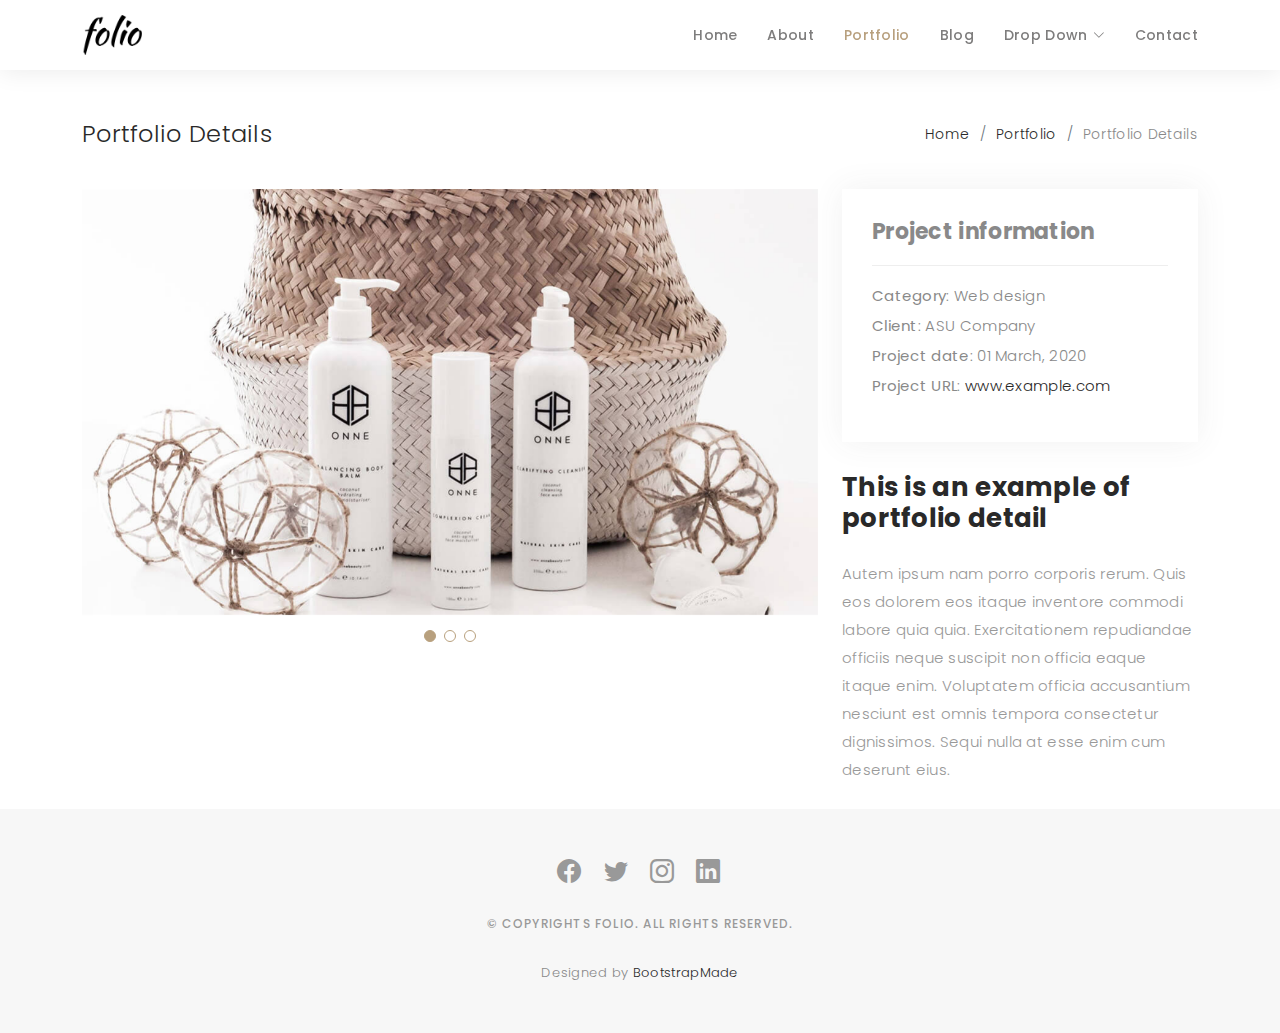
<file: portfolio-details.html>
<!DOCTYPE html>
<html lang="en">

<head>
  <meta charset="utf-8">
  <meta content="width=device-width, initial-scale=1.0" name="viewport">

  <title>Portfolio Details - Folio Bootstrap Template</title>
  <meta content="" name="description">
  <meta content="" name="keywords">

  <!-- Favicons -->
  <link href="assets/img/favicon.png" rel="icon">
  <link href="assets/img/apple-touch-icon.png" rel="apple-touch-icon">

  <!-- Google Fonts -->
  <link href="https://fonts.googleapis.com/css?family=Poppins:300,300i,400,400i,500,500i,600,600i,700,700i|Playfair+Display:400,400i,500,500i,600,600i,700,700i,900,900i" rel="stylesheet">

  <!-- Vendor CSS Files -->
  <link href="assets/vendor/bootstrap/css/bootstrap.min.css" rel="stylesheet">
  <link href="assets/vendor/bootstrap-icons/bootstrap-icons.css" rel="stylesheet">
  <link href="assets/vendor/boxicons/css/boxicons.min.css" rel="stylesheet">
  <link href="assets/vendor/glightbox/css/glightbox.min.css" rel="stylesheet">
  <link href="assets/vendor/swiper/swiper-bundle.min.css" rel="stylesheet">

  <!-- Template Main CSS File -->
  <link href="assets/css/style.css" rel="stylesheet">

  <!-- =======================================================
  * Template Name: Folio
  * Updated: Mar 09 2023 with Bootstrap v5.2.3
  * Template URL: https://bootstrapmade.com/folio-bootstrap-portfolio-template/
  * Author: BootstrapMade.com
  * License: https://bootstrapmade.com/license/
  ======================================================== -->
</head>

<body>

  <!-- ======= Header ======= -->
  <header id="header" class="fixed-top header-inner-pages">
    <div class="container d-flex align-items-center justify-content-between">

      <a href="index.html" class="logo"><img src="assets/img/logo.png" alt="" class="img-fluid"></a>
      <!-- Uncomment below if you prefer to use an text logo -->
      <!-- <h1 class="logo"><a href="index.html">Folio</a></h1> -->

      <nav id="navbar" class="navbar">
        <ul>
          <li><a class="nav-link scrollto " href="#hero">Home</a></li>
          <li><a class="nav-link scrollto" href="#about">About</a></li>
          <li><a class="nav-link active  scrollto" href="#portfolio">Portfolio</a></li>
          <li><a class="nav-link  scrollto" href="#journal">Blog</a></li>
          <li class="dropdown"><a href="#"><span>Drop Down</span> <i class="bi bi-chevron-down"></i></a>
            <ul>
              <li><a href="#">Drop Down 1</a></li>
              <li class="dropdown"><a href="#"><span>Deep Drop Down</span> <i class="bi bi-chevron-right"></i></a>
                <ul>
                  <li><a href="#">Deep Drop Down 1</a></li>
                  <li><a href="#">Deep Drop Down 2</a></li>
                  <li><a href="#">Deep Drop Down 3</a></li>
                  <li><a href="#">Deep Drop Down 4</a></li>
                  <li><a href="#">Deep Drop Down 5</a></li>
                </ul>
              </li>
              <li><a href="#">Drop Down 2</a></li>
              <li><a href="#">Drop Down 3</a></li>
              <li><a href="#">Drop Down 4</a></li>
            </ul>
          </li>
          <li><a class="nav-link scrollto" href="#contact">Contact</a></li>
        </ul>
        <i class="bi bi-list mobile-nav-toggle"></i>
      </nav><!-- .navbar -->

    </div>
  </header><!-- End Header -->

  <main id="main">

    <!-- ======= Breadcrumbs Section ======= -->
    <section class="breadcrumbs">
      <div class="container">

        <div class="d-flex justify-content-between align-items-center">
          <h2>Portfolio Details</h2>
          <ol>
            <li><a href="index.html">Home</a></li>
            <li><a href="portfolio.html">Portfolio</a></li>
            <li>Portfolio Details</li>
          </ol>
        </div>

      </div>
    </section><!-- Breadcrumbs Section -->

    <!-- ======= Portfolio Details Section ======= -->
    <section id="portfolio-details" class="portfolio-details">
      <div class="container">

        <div class="row gy-4">

          <div class="col-lg-8">
            <div class="portfolio-details-slider swiper">
              <div class="swiper-wrapper align-items-center">

                <div class="swiper-slide">
                  <img src="assets/img/portfolio/portfolio-details-1.jpg" alt="">
                </div>

                <div class="swiper-slide">
                  <img src="assets/img/portfolio/portfolio-details-2.jpg" alt="">
                </div>

                <div class="swiper-slide">
                  <img src="assets/img/portfolio/portfolio-details-3.jpg" alt="">
                </div>

              </div>
              <div class="swiper-pagination"></div>
            </div>
          </div>

          <div class="col-lg-4">
            <div class="portfolio-info">
              <h3>Project information</h3>
              <ul>
                <li><strong>Category</strong>: Web design</li>
                <li><strong>Client</strong>: ASU Company</li>
                <li><strong>Project date</strong>: 01 March, 2020</li>
                <li><strong>Project URL</strong>: <a href="#">www.example.com</a></li>
              </ul>
            </div>
            <div class="portfolio-description">
              <h2>This is an example of portfolio detail</h2>
              <p>
                Autem ipsum nam porro corporis rerum. Quis eos dolorem eos itaque inventore commodi labore quia quia. Exercitationem repudiandae officiis neque suscipit non officia eaque itaque enim. Voluptatem officia accusantium nesciunt est omnis tempora consectetur dignissimos. Sequi nulla at esse enim cum deserunt eius.
              </p>
            </div>
          </div>

        </div>

      </div>
    </section><!-- End Portfolio Details Section -->

  </main><!-- End #main -->

  <!-- ======= Footer ======= -->
  <div id="footer" class="text-center">
    <div class="container">
      <div class="socials-media text-center">

        <ul class="list-unstyled">
          <li><a href="#"><i class="bi bi-facebook"></i></a></li>
          <li><a href="#"><i class="bi bi-twitter"></i></a></li>
          <li><a href="#"><i class="bi bi-instagram"></i></a></li>
          <li><a href="#"><i class="bi bi-linkedin"></i></a></li>
        </ul>

      </div>

      <p>&copy; Copyrights Folio. All rights reserved.</p>

      <div class="credits">
        <!--
        All the links in the footer should remain intact.
        You can delete the links only if you purchased the pro version.
        Licensing information: https://bootstrapmade.com/license/
        Purchase the pro version with working PHP/AJAX contact form: https://bootstrapmade.com/buy/?theme=Folio
      -->
        Designed by <a href="https://bootstrapmade.com/">BootstrapMade</a>
      </div>

    </div>
  </div><!-- End Footer -->

  <a href="#" class="back-to-top d-flex align-items-center justify-content-center"><i class="bi bi-arrow-up-short"></i></a>

  <!-- Vendor JS Files -->
  <script src="assets/vendor/bootstrap/js/bootstrap.bundle.min.js"></script>
  <script src="assets/vendor/glightbox/js/glightbox.min.js"></script>
  <script src="assets/vendor/isotope-layout/isotope.pkgd.min.js"></script>
  <script src="assets/vendor/swiper/swiper-bundle.min.js"></script>
  <script src="assets/vendor/typed.js/typed.min.js"></script>
  <script src="assets/vendor/php-email-form/validate.js"></script>

  <!-- Template Main JS File -->
  <script src="assets/js/main.js"></script>

</body>

</html>
</file>
<file: assets/css/style.css>
/**
* Template Name: Folio
* Updated: Mar 09 2023 with Bootstrap v5.2.3
* Template URL: https://bootstrapmade.com/folio-bootstrap-portfolio-template/
* Author: BootstrapMade.com
* License: https://bootstrapmade.com/license/
*/

/*--------------------------------------------------------------
# General
--------------------------------------------------------------*/
body {
  background: #ffffff;
  color: #898989;
  font-family: "Poppins", helvetica;
  font-size: 15px;
  font-weight: 300;
  line-height: 20px;
  letter-spacing: 0.02em;
  overflow-x: hidden;
  margin: 0 auto;
  padding: 0;
  box-sizing: border-box;
}

h1,
h2,
h3,
h4,
h5,
h6 {
  margin: 0;
}

h2 {
  color: #292929;
  font-weight: 600;
}

h4 {
  color: #292929;
  font-size: 14px;
  font-weight: 600;
}

a {
  color: #292929;
  text-decoration: none !important;
  transition: all 0.5s ease-in-out 0s;
}

a:hover {
  transition: all 0.5s ease-in-out 0s;
}

p {
  margin: 25px 0;
  padding: 0;
  font-size: 15px;
  color: #999999;
  line-height: 28px;
}

::-moz-selection {
  background: #b8a07e;
  color: #fff;
}

::selection {
  background: #b8a07e;
  color: #fff;
}

.btn {
  background: #333;
  border: medium none;
  border-radius: 0;
  color: #fff;
  font-size: 12px;
  height: 50px;
  line-height: 50px;
  padding: 0 30px;
  text-transform: uppercase;
}

.btn:hover,
.btn:focus {
  color: #fff;
}

.padDiv {
  padding: 30px 20px;
}

.section-title {
  margin-bottom: 70px;
}

.section-title h2 {
  font-size: 25px;
  letter-spacing: 2px;
  text-transform: uppercase;
}

.form-control {
  background-color: transparent;
  border: 1px solid #999;
  border-radius: 0;
  color: #999999;
  font-size: 12px;
  font-weight: 500;
  height: 50px;
  letter-spacing: 0.1em;
  padding-left: 10px;
  margin: 0 0 25px 0;
  line-height: 14px;
  text-transform: uppercase;
}

.form-control:focus {
  box-shadow: none;
  outline: 0 none;
}

.paddsection {
  padding-top: 90px;
  padding-bottom: 90px;
}

.paddsections {
  padding-top: 90px;
  padding-bottom: 90px !important;
}

.hvr-shutter-in-horizontal::before {
  background: #333;
}

.hvr-shutter-in-horizontal:hover {
  background: #b8a07e;
}

.mb-30 {
  margin-bottom: 30px;
}

.main-content {
  padding-top: 140px;
}

/*--------------------------------------------------------------
# Back to top button
--------------------------------------------------------------*/
.back-to-top {
  position: fixed;
  visibility: hidden;
  opacity: 0;
  right: 15px;
  bottom: 15px;
  z-index: 996;
  background: #b8a07e;
  width: 40px;
  height: 40px;
  border-radius: 4px;
  transition: all 0.4s;
}

.back-to-top i {
  font-size: 28px;
  color: #fff;
  line-height: 0;
}

.back-to-top:hover {
  background: #c6b398;
  color: #fff;
}

.back-to-top.active {
  visibility: visible;
  opacity: 1;
}

/*--------------------------------------------------------------
# Header
--------------------------------------------------------------*/
#header {
  transition: all 0.5s;
  z-index: 997;
  padding: 15px 0;
  background-color: #fff;
  top: -100%;
  box-shadow: 0px 2px 25px rgba(0, 0, 0, 0.08);
}

#header.header-scrolled,
#header.header-inner-pages {
  top: 0;
}

#header .logo {
  font-size: 30px;
  margin: 0;
  padding: 0;
  line-height: 1;
  font-weight: 600;
  letter-spacing: 1px;
  font-family: "Playfair Display", sans-serif;
  font-style: italic;
}

#header .logo a {
  color: #898989;
}

#header .logo img {
  max-height: 40px;
}

@media (max-width: 992px) {
  #header {
    border: 0;
  }
}

/*--------------------------------------------------------------
# Navigation Menu
--------------------------------------------------------------*/
/**
* Desktop Navigation 
*/
.navbar {
  padding: 0;
}

.navbar ul {
  margin: 0;
  padding: 0;
  display: flex;
  list-style: none;
  align-items: center;
}

.navbar li {
  position: relative;
}

.navbar a,
.navbar a:focus {
  display: flex;
  align-items: center;
  justify-content: space-between;
  padding: 10px 0 10px 30px;
  font-family: "Poppins", sans-serif;
  font-size: 14px;
  font-weight: 500;
  color: #7e7d7d;
  white-space: nowrap;
  transition: 0.3s;
}

.navbar a i,
.navbar a:focus i {
  font-size: 12px;
  line-height: 0;
  margin-left: 5px;
}

.navbar a:hover,
.navbar .active,
.navbar .active:focus,
.navbar li:hover>a {
  color: #b8a07e;
}

.navbar .dropdown ul {
  display: block;
  position: absolute;
  left: 30px;
  top: calc(100% + 30px);
  margin: 0;
  padding: 10px 0;
  z-index: 99;
  opacity: 0;
  visibility: hidden;
  background: #fff;
  box-shadow: 0px 0px 30px rgba(127, 137, 161, 0.25);
  transition: 0.3s;
}

.navbar .dropdown ul li {
  min-width: 200px;
}

.navbar .dropdown ul a {
  padding: 10px 20px;
  font-weight: 400;
}

.navbar .dropdown ul a i {
  font-size: 12px;
}

.navbar .dropdown ul a:hover,
.navbar .dropdown ul .active:hover,
.navbar .dropdown ul li:hover>a {
  color: #b8a07e;
}

.navbar .dropdown:hover>ul {
  opacity: 1;
  top: 100%;
  visibility: visible;
}

.navbar .dropdown .dropdown ul {
  top: 0;
  left: calc(100% - 30px);
  visibility: hidden;
}

.navbar .dropdown .dropdown:hover>ul {
  opacity: 1;
  top: 0;
  left: 100%;
  visibility: visible;
}

@media (max-width: 1366px) {
  .navbar .dropdown .dropdown ul {
    left: -90%;
  }

  .navbar .dropdown .dropdown:hover>ul {
    left: -100%;
  }
}

/**
* Mobile Navigation 
*/
.mobile-nav-toggle {
  color: #4b4a4a;
  font-size: 28px;
  cursor: pointer;
  display: none;
  line-height: 0;
  transition: 0.5s;
}

.mobile-nav-toggle.bi-x {
  color: #fff;
}

@media (max-width: 991px) {
  .mobile-nav-toggle {
    display: block;
  }

  .navbar ul {
    display: none;
  }
}

.navbar-mobile {
  position: fixed;
  overflow: hidden;
  top: 0;
  right: 0;
  left: 0;
  bottom: 0;
  background: rgba(49, 49, 49, 0.9);
  transition: 0.3s;
}

.navbar-mobile .mobile-nav-toggle {
  position: absolute;
  top: 15px;
  right: 15px;
}

.navbar-mobile ul {
  display: block;
  position: absolute;
  top: 55px;
  right: 15px;
  bottom: 15px;
  left: 15px;
  padding: 10px 0;
  border-radius: 10px;
  background-color: #fff;
  overflow-y: auto;
  transition: 0.3s;
}

.navbar-mobile a,
.navbar-mobile a:focus {
  padding: 10px 20px;
  font-size: 15px;
  color: #4b4a4a;
}

.navbar-mobile a:hover,
.navbar-mobile .active,
.navbar-mobile li:hover>a {
  color: #b8a07e;
}

.navbar-mobile .getstarted,
.navbar-mobile .getstarted:focus {
  margin: 15px;
}

.navbar-mobile .dropdown ul {
  position: static;
  display: none;
  margin: 10px 20px;
  padding: 10px 0;
  z-index: 99;
  opacity: 1;
  visibility: visible;
  background: #fff;
  box-shadow: 0px 0px 30px rgba(127, 137, 161, 0.25);
}

.navbar-mobile .dropdown ul li {
  min-width: 200px;
}

.navbar-mobile .dropdown ul a {
  padding: 10px 20px;
}

.navbar-mobile .dropdown ul a i {
  font-size: 12px;
}

.navbar-mobile .dropdown ul a:hover,
.navbar-mobile .dropdown ul .active:hover,
.navbar-mobile .dropdown ul li:hover>a {
  color: #b8a07e;
}

.navbar-mobile .dropdown>.dropdown-active {
  display: block;
}

/*--------------------------------------------------------------
# Hero
--------------------------------------------------------------*/
#hero {
  background: url("../img/home-bg.jpg") repeat scroll center center/cover;
  height: 100vh;
  width: 100%;
}

#hero .hero-content {
  height: 100vh;
  text-align: left;
  width: 100%;
  display: flex;
  justify-content: center;
  flex-direction: column;
}

.hero-content h1 {
  font-size: 40px;
  font-weight: 700;
  margin-bottom: 10px;
  text-transform: uppercase;
  color: #fff;
}

.hero-content p {
  font-size: 13px;
  letter-spacing: 3px;
  margin-top: 0;
  margin-bottom: 30px;
  text-transform: capitalize;
  color: #fff;
  font-weight: 500;
}

.hero-content .list-social li {
  float: left;
  margin-right: 20px;
}

.hero-content .list-social li i {
  color: #fff;
  font-size: 15px;
}

/*--------------------------------------------------------------
# Breadcrumbs
--------------------------------------------------------------*/
.breadcrumbs {
  padding: 120px 0 0 0;
  background-color: white;
  min-height: 40px;
}

@media (max-width: 992px) {
  .breadcrumbs {
    padding-top: 100px;
  }
}

.breadcrumbs h2 {
  font-size: 24px;
  font-weight: 300;
  margin: 0;
}

@media (max-width: 992px) {
  .breadcrumbs h2 {
    margin: 0 0 10px 0;
  }
}

.breadcrumbs ol {
  display: flex;
  flex-wrap: wrap;
  list-style: none;
  padding: 0;
  margin: 0;
  font-size: 14px;
}

.breadcrumbs ol li+li {
  padding-left: 10px;
}

.breadcrumbs ol li+li::before {
  display: inline-block;
  padding-right: 10px;
  color: #6c757d;
  content: "/";
}

@media (max-width: 768px) {
  .breadcrumbs .d-flex {
    display: block !important;
  }

  .breadcrumbs ol {
    display: block;
  }

  .breadcrumbs ol li {
    display: inline-block;
  }
}

/*-----------------------------------------------------------------------------------*/
/*  About
/*-----------------------------------------------------------------------------------*/
#about {
  width: 100%;
  height: auto;
  background: #f7f7f7;
  padding-top: 120px;
}

#about .div-img-bg {
  padding-bottom: 30px;
  border: 20px solid #b8a07e;
}

#about .div-img-bg .about-img img {
  width: 100%;
  box-shadow: 0px 0px 85px 0px rgba(0, 0, 0, 0.14);
  margin-top: -60px;
  margin-left: 40px;
  height: 400px;
  -o-object-fit: cover;
  object-fit: cover;
}

#about .about-descr .p-heading {
  font-family: "Playfair Display", serif;
  font-size: 28px;
  text-align: left;
}

#about .about-descr .separator {
  max-width: 80%;
  margin-bottom: 0;
  text-align: left;
}

/*--------------------------------------------------------------
# Services
--------------------------------------------------------------*/
#services {
  background: #f7f7f7;
  position: relative;
  padding-bottom: 80px;
}

.services-block span {
  margin: 10px 0;
  position: relative;
  font-size: 13px;
  color: #292929;
  letter-spacing: 0.1em;
  font-weight: 500;
  text-transform: uppercase;
  display: block;
}

.services-block .separator {
  margin: 0;
  font-size: 13px;
  line-height: 22px;
}

.services-block i {
  font-size: 44px;
  color: #b8a07e;
  line-height: 44px;
}

.services-slider .swiper-pagination {
  margin-top: 30px;
  position: relative;
}

.services-slider .swiper-pagination .swiper-pagination-bullet {
  width: 12px;
  height: 12px;
  background-color: #fff;
  opacity: 1;
  border: 1px solid #b8a07e;
}

.services-slider .swiper-pagination .swiper-pagination-bullet-active {
  background-color: #b8a07e;
}

/*--------------------------------------------------------------
# Portfolio
--------------------------------------------------------------*/
#portfolio {
  position: relative;
  padding-bottom: 50px;
}

#portfolio #portfolio-flters {
  padding: 0;
  margin: 0 auto 35px auto;
  list-style: none;
  text-align: center;
  border-radius: 50px;
  padding: 2px 15px;
}

#portfolio #portfolio-flters li {
  cursor: pointer;
  display: inline-block;
  padding: 10px 15px 8px 15px;
  font-size: 14px;
  font-weight: 600;
  line-height: 1;
  text-transform: uppercase;
  color: #999999;
  margin-bottom: 5px;
  transition: all 0.3s ease-in-out;
}

#portfolio #portfolio-flters li:hover,
#portfolio #portfolio-flters li.filter-active {
  color: #b8a07e;
}

#portfolio #portfolio-flters li:last-child {
  margin-right: 0;
}

#portfolio .portfolio-item {
  margin-bottom: 30px;
}

#portfolio .portfolio-item .portfolio-info {
  opacity: 0;
  position: absolute;
  left: 30px;
  right: 30px;
  bottom: 0;
  z-index: 3;
  transition: all ease-in-out 0.3s;
  background: rgba(255, 255, 255, 0.9);
  padding: 15px;
}

#portfolio .portfolio-item .portfolio-info h4 {
  font-size: 18px;
  color: #666;
  font-weight: 600;
  margin-bottom: 10px;
}

#portfolio .portfolio-item .portfolio-info p {
  color: #999;
  font-size: 14px;
  margin: 0;
  padding: 0;
}

#portfolio .portfolio-item .portfolio-info .preview-link,
#portfolio .portfolio-item .portfolio-info .details-link {
  position: absolute;
  right: 40px;
  font-size: 24px;
  top: calc(50% - 18px);
  color: #b8a07e;
}

#portfolio .portfolio-item .portfolio-info .preview-link:hover,
#portfolio .portfolio-item .portfolio-info .details-link:hover {
  color: #cab89f;
}

#portfolio .portfolio-item .portfolio-info .details-link {
  right: 10px;
}

#portfolio .portfolio-item:hover .portfolio-info {
  opacity: 1;
  bottom: 20px;
}

/*--------------------------------------------------------------
# Portfolio Details
--------------------------------------------------------------*/
.portfolio-details {
  padding-top: 40px;
}

.portfolio-details .portfolio-details-slider img {
  width: 100%;
}

.portfolio-details .portfolio-details-slider .swiper-pagination {
  margin-top: 20px;
  position: relative;
}

.portfolio-details .portfolio-details-slider .swiper-pagination .swiper-pagination-bullet {
  width: 12px;
  height: 12px;
  background-color: #fff;
  opacity: 1;
  border: 1px solid #b8a07e;
}

.portfolio-details .portfolio-details-slider .swiper-pagination .swiper-pagination-bullet-active {
  background-color: #b8a07e;
}

.portfolio-details .portfolio-info {
  padding: 30px;
  box-shadow: 0px 0 30px rgba(75, 74, 74, 0.08);
}

.portfolio-details .portfolio-info h3 {
  font-size: 22px;
  font-weight: 700;
  margin-bottom: 20px;
  padding-bottom: 20px;
  border-bottom: 1px solid #eee;
}

.portfolio-details .portfolio-info ul {
  list-style: none;
  padding: 0;
  font-size: 15px;
}

.portfolio-details .portfolio-info ul li+li {
  margin-top: 10px;
}

.portfolio-details .portfolio-description {
  padding-top: 30px;
}

.portfolio-details .portfolio-description h2 {
  font-size: 26px;
  font-weight: 700;
  margin-bottom: 20px;
}

.portfolio-details .portfolio-description p {
  padding: 0;
}

/*--------------------------------------------------------------
# Journal
--------------------------------------------------------------*/
#journal,
#journal-blog {
  height: auto;
  width: 100%;
  background: #f7f7f7;
  padding-bottom: 60px;
  position: relative;
}

#journal-blog {
  background: #fff;
  padding-bottom: 30px;
}

#journal .journal-block {
  display: inline-block;
  height: auto;
  width: 100%;
}

#journal .journal-block .journal-info {
  position: relative;
}

.journal-block .journal-info img {
  max-width: 100%;
}

.journal-block .journal-info .journal-txt {
  padding: 25px 0px;
  position: relative;
}

.journal-block .journal-info .journal-txt h4 a {
  display: block;
  font-size: 19px;
  line-height: 24px;
  margin: 0 0 13px 0;
  font-weight: 500;
  color: #292929;
  transition: all 0.5s ease-in-out 0s;
}

.journal-block .journal-info .journal-txt h4 a:hover {
  color: #b8a07e;
  transition: all 0.5s ease-in-out 0s;
}

.journal-block .journal-info .journal-txt p {
  margin: 0;
  font-size: 14px;
  line-height: 24px;
}

/*--------------------------------------------------------------
# Journal
--------------------------------------------------------------*/
#contact {
  height: auto;
  width: 100%;
}

.contact-details {
  list-style: none;
  margin: 0;
  padding: 0;
}

.contact-details li {
  padding-bottom: 10px;
}

#contact input,
#contact textarea {
  width: 100%;
  margin-bottom: 5px;
}

#contact textarea {
  min-height: 160px;
}

.php-email-form .error-message {
  display: none;
  color: #fff;
  background: #ed3c0d;
  text-align: left;
  padding: 15px;
  margin-bottom: 15px;
  font-weight: 600;
}

.php-email-form .error-message br+br {
  margin-top: 25px;
}

.php-email-form .sent-message {
  display: none;
  color: #fff;
  background: #18d26e;
  text-align: center;
  padding: 15px;
  font-weight: 600;
  margin-bottom: 15px;
}

.php-email-form .loading {
  display: none;
  background: #fff;
  text-align: center;
  padding: 15px;
  margin-bottom: 15px;
}

.php-email-form .loading:before {
  content: "";
  display: inline-block;
  border-radius: 50%;
  width: 24px;
  height: 24px;
  margin: 0 10px -6px 0;
  border: 3px solid #18d26e;
  border-top-color: #eee;
  animation: animate-loading 1s linear infinite;
}

@keyframes animate-loading {
  0% {
    transform: rotate(0deg);
  }

  100% {
    transform: rotate(360deg);
  }
}

/*--------------------------------------------------------------
# Blog
--------------------------------------------------------------*/
/*  Navbar fixd page */
.subpage-nav {
  display: block !important;
}

/*-----------------------------------------------------------------------------------*/
/*  /* Single page */
/*-----------------------------------------------------------------------------------*/
#journal-blog {
  padding-top: 140px;
}

/* main content */
.main-content {
  background: #f7f7f7;
}

.main-content .container-main {
  display: inline-block;
  width: 100%;
}

.main-content .container-main .block-main {
  margin-bottom: 30px;
  overflow: hidden;
}

.container-main .block-main .content-main {
  background: #fff none repeat scroll 0 0;
  display: inline-block;
  width: 100%;
}

.journal-txt h4 a {
  display: block;
  font-size: 19px;
  line-height: 24px;
  margin: 0 0 13px 0;
  font-weight: 500;
  color: #292929;
  transition: all 0.5s ease-in-out 0s;
}

.journal-txt h4 a:hover {
  color: #b8a07e;
  transition: all 0.5s ease-in-out 0s;
}

.post-meta ul li {
  font-size: 12px;
  font-weight: normal;
  margin-left: 8px;
  margin-right: 8px;
  text-transform: capitalize;
  display: inline-block;
  float: none;
}

.content-main .post-meta a {
  color: #a2a2a2;
  margin-left: 5px;
}

/* Commonts */
.comments {
  background: #fff;
}

.entry-comments h6 {
  margin-right: 10px;
  font-size: 13px;
  letter-spacing: 0.1em;
  font-weight: 500;
}

.entry-comments-item {
  margin-top: 40px;
  padding-bottom: 40px;
  border-bottom: 1px solid #f2f2f2;
}

.entry-comments-avatar {
  position: absolute;
  display: block;
  border-radius: 50%;
  width: 60px;
  height: 60px;
}

.entry-comments-body {
  padding-left: 86px;
}

.entry-comments-author {
  margin-right: 10px;
  font-size: 13px;
  color: #292929;
  letter-spacing: 0.1em;
  font-weight: 500;
}

.rep {
  font-size: 13px;
  color: #292929;
  letter-spacing: 0.1em;
  font-weight: 500;
  text-transform: capitalize;
}

.entry-comments span a {
  font-size: 13px;
  color: #999;
}

.entry-comments-reply {
  padding-left: 10%;
}

/* Commonts form */
.cmt {
  background: #fff;
}

blockquote {
  padding: 40px;
  background-color: #f2f2f2;
  margin: 30px 0;
  border: none;
  border-left: 4px solid #b8a07e;
}

/*--------------------------------------------------------------
# Footer
--------------------------------------------------------------*/
#footer {
  background: #f7f7f7;
  padding-top: 50px;
  padding-bottom: 50px;
}

#footer .socials-media {
  width: 100%;
}

#footer .socials-media ul {
  display: inline-block;
  float: none;
  margin: 0 0 20px 0;
}

#footer .socials-media ul li {
  float: left;
  margin-left: 10px;
  margin-right: 10px;
}

#footer .socials-media ul li a {
  font-size: 24px;
  color: #999;
  letter-spacing: 0.1em;
  font-weight: 500;
  background: transparent;
  text-transform: uppercase;
  transition: all 0.5s ease-in-out 0s;
}

#footer .socials-media ul li a:hover {
  color: #b8a07e;
  transition: all 0.5s ease-in-out 0s;
}

#footer p {
  font-size: 12px;
  letter-spacing: 0.1em;
  font-weight: 500;
  margin-top: 0;
  text-transform: uppercase;
}

.credits {
  font-size: 13px;
}

/** Width between 1200x to 0
 *  ~~~~~~~~~~~~~~~~~~~~~~~~~~~~~~~~~~~~
 */
/** Width between 992px to 1199px
 *  ~~~~~~~~~~~~~~~~~~~~~~~~~~~~~~~~~~~~
 */
/** Width between 768px to 991px
 *  ~~~~~~~~~~~~~~~~~~~~~~~~~~~~~~~~~~~~
 */
@media (min-width: 768px) and (max-width: 991px) {

  /* Navbar */
  nav {
    padding: 10px 15px;
  }

  .nav-menu {
    margin-top: 40px;
    display: none;
    float: none;
    width: 100%;
  }

  .nav-menu li {
    float: none;
    width: 100%;
    text-align: center;
    border-top: 1px solid #f7f7f7;
    line-height: 45px;
    margin-left: 0;
    padding-top: 10px;
    padding-bottom: 10px;
  }

  .responsive {
    float: right;
    padding-top: 15px;
    display: block;
  }

  /* About */
  .head-info .header-content .cmaster h1 {
    font-size: 32px;
  }

  #about .div-img-bg {
    padding: 0;
  }

  #about .div-img-bg .about-img img {
    margin-top: 0%;
    margin-left: calc(0% - 0px);
  }

  #about .about-descr .p-heading {
    font-size: 20px;
  }

  #about .about-descr .separator {
    max-width: 100%;
    margin-bottom: 0;
  }

  /* portfolio */
  #portfolio .portfolio-list .nav li {
    float: none;
    margin: 20px;
    display: inline-block;
  }

  /* journal */
  #journal .journal-block .journal-info {
    margin-bottom: 30px;
  }

  /* Contact */
  .contact-contact {
    margin-bottom: 30px;
  }

  /* Footer */
  #footer .socials-media ul li {
    margin-right: 0;
    margin-left: 0;
    float: none;
    display: inline-block;
  }
}

/** Width between 767px to 0
 *  ~~~~~~~~~~~~~~~~~~~~~~~~~~~~~~~~~~~~
 */
@media (max-width: 767px) {

  /* Navbar */
  nav {
    padding: 20px 15px;
  }

  .nav-menu {
    margin-top: 40px;
    display: none;
    float: none;
    width: 100%;
  }

  .nav-menu li {
    float: none;
    width: 100%;
    text-align: center;
    border-top: 1px solid #f7f7f7;
    line-height: 45px;
    margin-left: 0;
    padding-top: 10px;
    padding-bottom: 10px;
  }

  .responsive {
    float: right;
    padding-top: 15px;
    display: block;
  }

  /* About */
  .head-info .header-content h1 {
    font-size: 32px;
  }

  #about .div-img-bg {
    padding: 0;
  }

  #about .div-img-bg .about-img img {
    margin-top: 0%;
    margin-left: calc(0% - 0px);
  }

  #about .about-descr .p-heading {
    font-size: 20px;
  }

  #about .about-descr .separator {
    max-width: 100%;
    margin-bottom: 0;
  }

  /* portfolio */
  #portfolio .portfolio-list .nav li {
    float: none;
    margin: 20px;
    display: inline-block;
  }

  /* journal */
  #journal .journal-block .journal-info {
    margin-bottom: 30px;
  }

  /* Contact */
  .contact-contact {
    margin-bottom: 30px;
  }

  /* Footer */
  #footer .socials-media ul li {
    margin-right: 0;
    margin-left: 0;
    float: none;
    display: inline-block;
  }
}

/** Width between 600px to 0
 *  ~~~~~~~~~~~~~~~~~~~~~~~~~~~~~~~~~~~~
 */
@media (max-width: 600px) {

  /* Navbar */
  nav {
    padding: 20px 15px;
  }

  .nav-menu {
    margin-top: 40px;
    display: none;
    float: none;
    width: 100%;
  }

  .nav-menu li {
    float: none;
    width: 100%;
    text-align: center;
    border-top: 1px solid #f7f7f7;
    line-height: 45px;
    margin-left: 0;
    padding-top: 10px;
    padding-bottom: 10px;
  }

  .responsive {
    float: right;
    padding-top: 15px;
    display: block;
  }

  /* About */
  .head-info .header-content h1 {
    font-size: 32px;
  }

  #about .div-img-bg {
    padding: 0;
  }

  #about .div-img-bg .about-img img {
    margin-top: 0%;
    margin-left: calc(0% - 0px);
  }

  #about .about-descr .p-heading {
    font-size: 20px;
  }

  #about .about-descr .separator {
    max-width: 100%;
    margin-bottom: 0;
  }

  /* portfolio */
  #portfolio .portfolio-list .nav li {
    float: none;
    margin: 10px;
    display: inline-block;
  }

  /* journal */
  #journal .journal-block .journal-info {
    margin-bottom: 30px;
  }

  /* Contact */
  .contact-contact {
    margin-bottom: 30px;
  }

  /* Footer */
  #footer .socials-media ul li {
    margin-right: 0;
    margin-left: 0;
    float: none;
    display: inline-block;
  }
}

/** Width between 480px to 0
 *  ~~~~~~~~~~~~~~~~~~~~~~~~~~~~~~~~~~~~
 */
@media (max-width: 480px) {

  /* Navbar */
  nav {
    padding: 20px 15px;
  }

  .nav-menu {
    margin-top: 40px;
    display: none;
    float: none;
    width: 100%;
  }

  .nav-menu li {
    float: none;
    width: 100%;
    text-align: center;
    border-top: 1px solid #f7f7f7;
    line-height: 45px;
    margin-left: 0;
    padding-top: 10px;
    padding-bottom: 10px;
  }

  .responsive {
    float: right;
    padding-top: 15px;
    display: block;
  }

  /* About */
  .head-info .header-content h1 {
    font-size: 32px;
  }

  #about .div-img-bg {
    padding: 0;
  }

  #about .div-img-bg .about-img img {
    margin-top: 0%;
    margin-left: calc(0% - 0px);
  }

  #about .about-descr .p-heading {
    font-size: 20px;
  }

  #about .about-descr .separator {
    max-width: 100%;
    margin-bottom: 0;
  }

  /* portfolio */
  #portfolio .portfolio-list .nav li {
    float: none;
    margin: 20px;
  }

  /* journal */
  #journal .journal-block .journal-info {
    margin-bottom: 30px;
  }

  /* Contact */
  .contact-contact {
    margin-bottom: 30px;
  }

  /* Footer */
  #footer .socials-media ul li {
    margin-right: 0;
    margin-left: 0;
    float: none;
    display: inline-block;
  }
}

/** Width between 320px to 0
 *  ~~~~~~~~~~~~~~~~~~~~~~~~~~~~~~~~~~~~
 */
@media (max-width: 320px) {

  /* Navbar */
  nav {
    padding: 20px 15px;
  }

  .nav-menu {
    margin-top: 40px;
    display: none;
    float: none;
    width: 100%;
  }

  .nav-menu li {
    float: none;
    width: 100%;
    text-align: center;
    border-top: 1px solid #f7f7f7;
    line-height: 45px;
    margin-left: 0;
    padding-top: 10px;
    padding-bottom: 10px;
  }

  .responsive {
    float: right;
    padding-top: 15px;
    display: block;
  }

  /* About */
  .head-info .header-content h1 {
    font-size: 32px;
  }

  #about .div-img-bg {
    padding: 0;
  }

  #about .div-img-bg .about-img img {
    margin-top: 0%;
    margin-left: calc(0% - 0px);
  }

  #about .about-descr .p-heading {
    font-size: 20px;
  }

  #about .about-descr .separator {
    max-width: 100%;
    margin-bottom: 0;
  }

  /* portfolio */
  #portfolio .portfolio-list .nav li {
    float: none;
    margin: 20px;
  }

  /* journal */
  #journal .journal-block .journal-info {
    margin-bottom: 30px;
  }

  /* Contact */
  .contact-contact {
    margin-bottom: 30px;
  }

  /* Footer */
  #footer .socials-media ul li {
    margin-right: 0;
    margin-left: 0;
    float: none;
    display: inline-block;
  }

  /* Single page */
  .entry-comments-body span {
    display: inline-block;
    margin-right: 0;
  }
}
</file>
